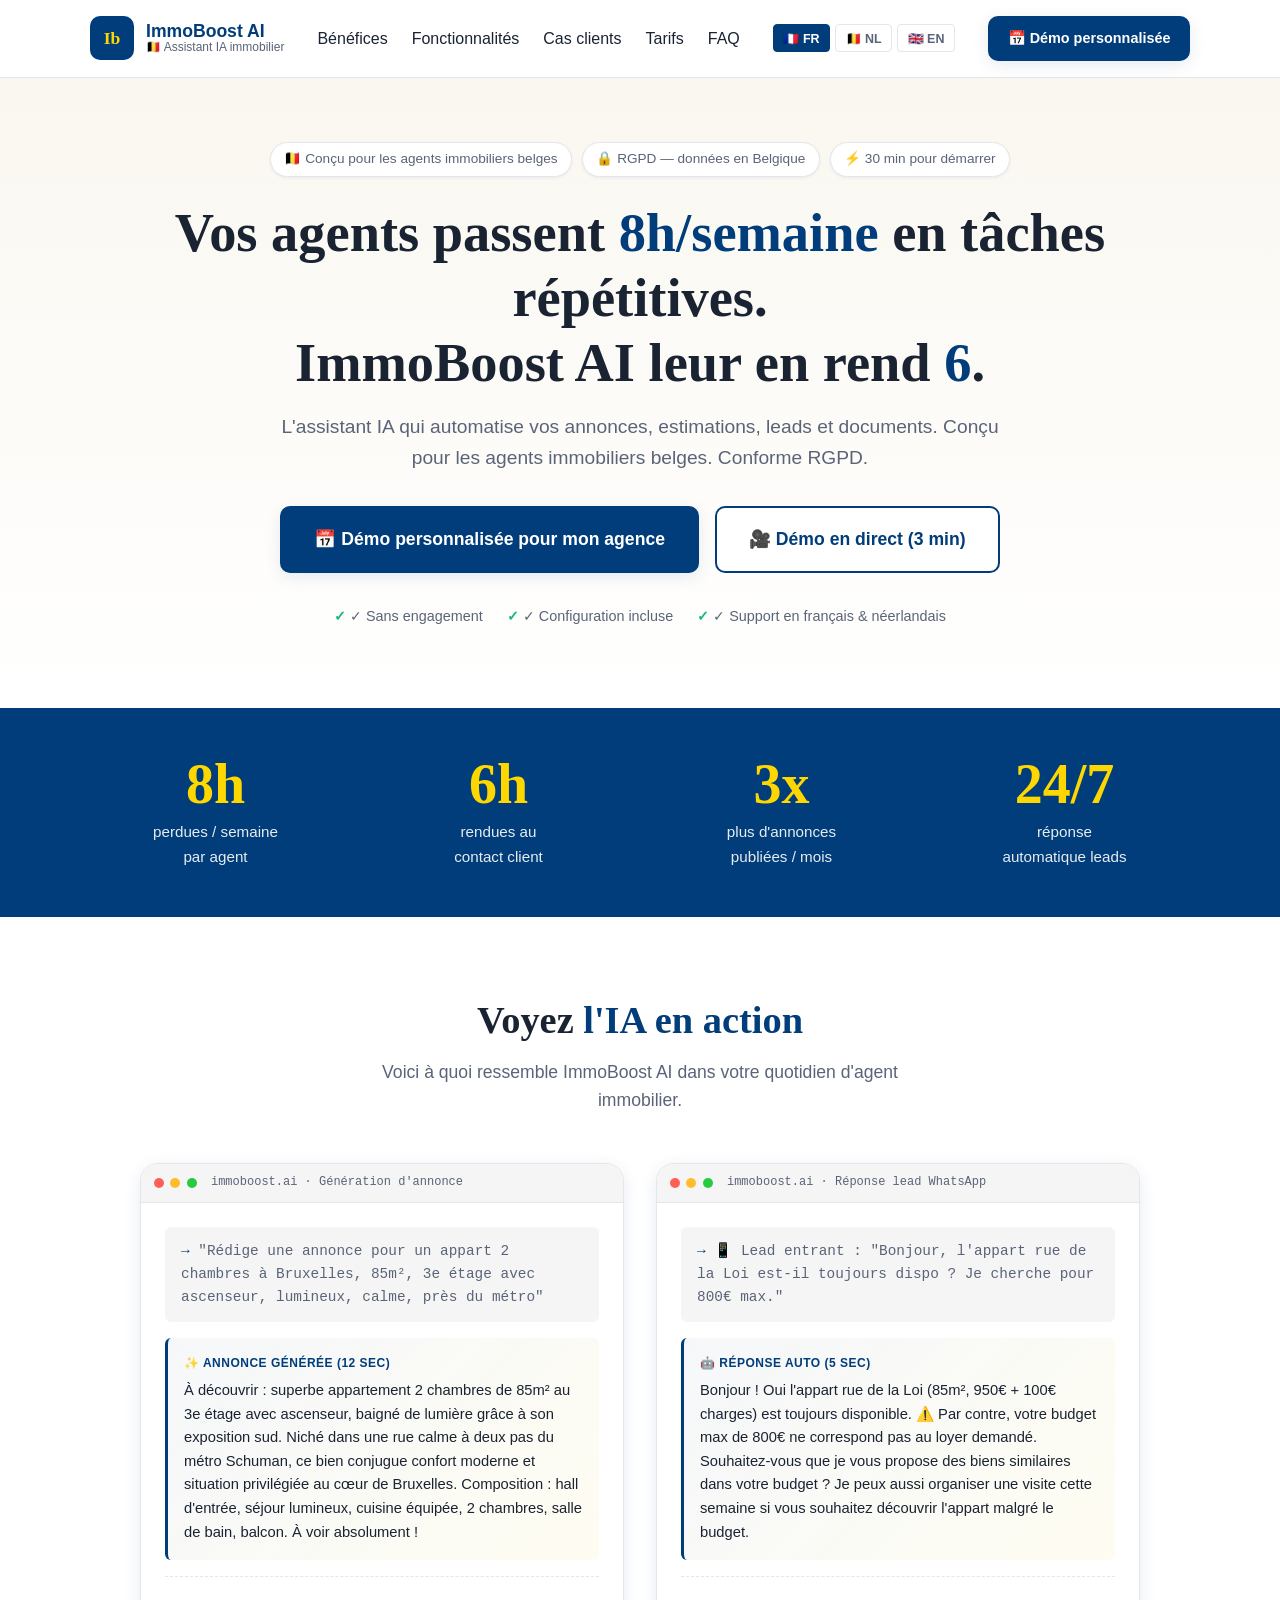
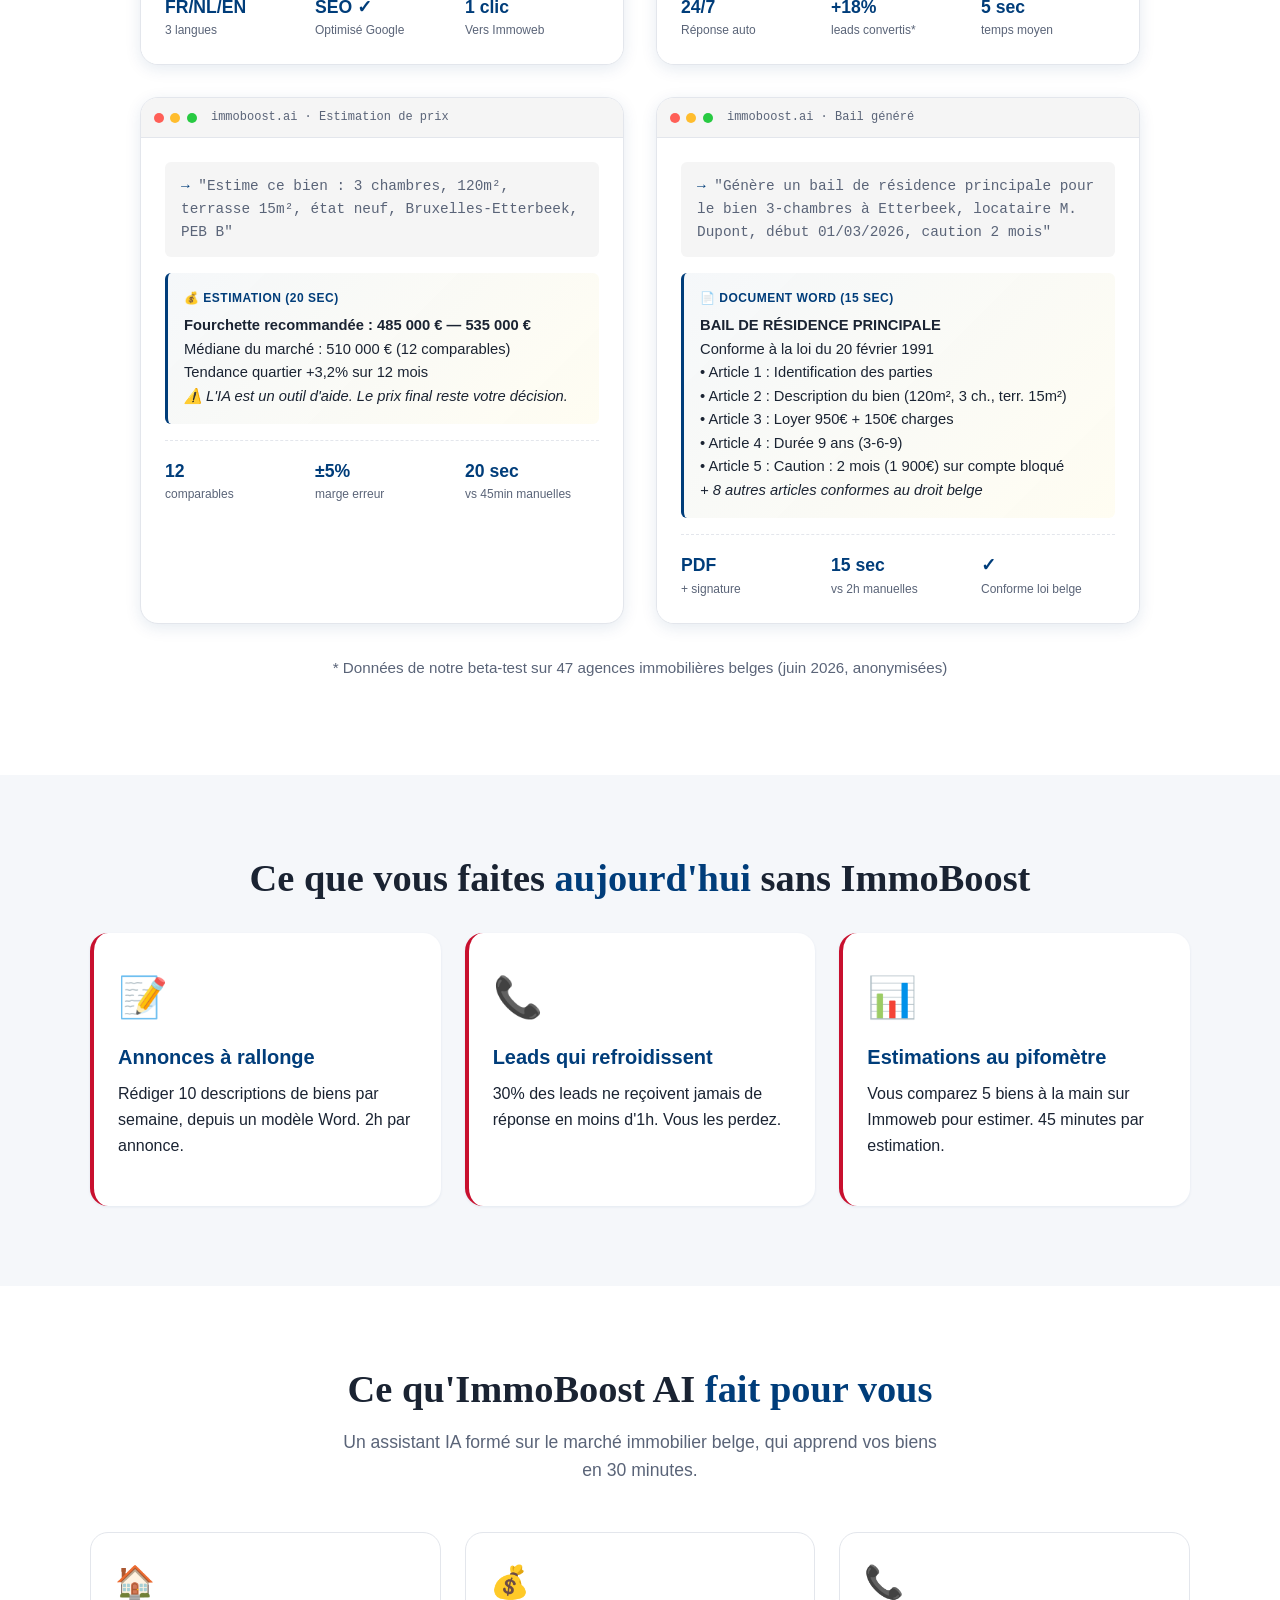
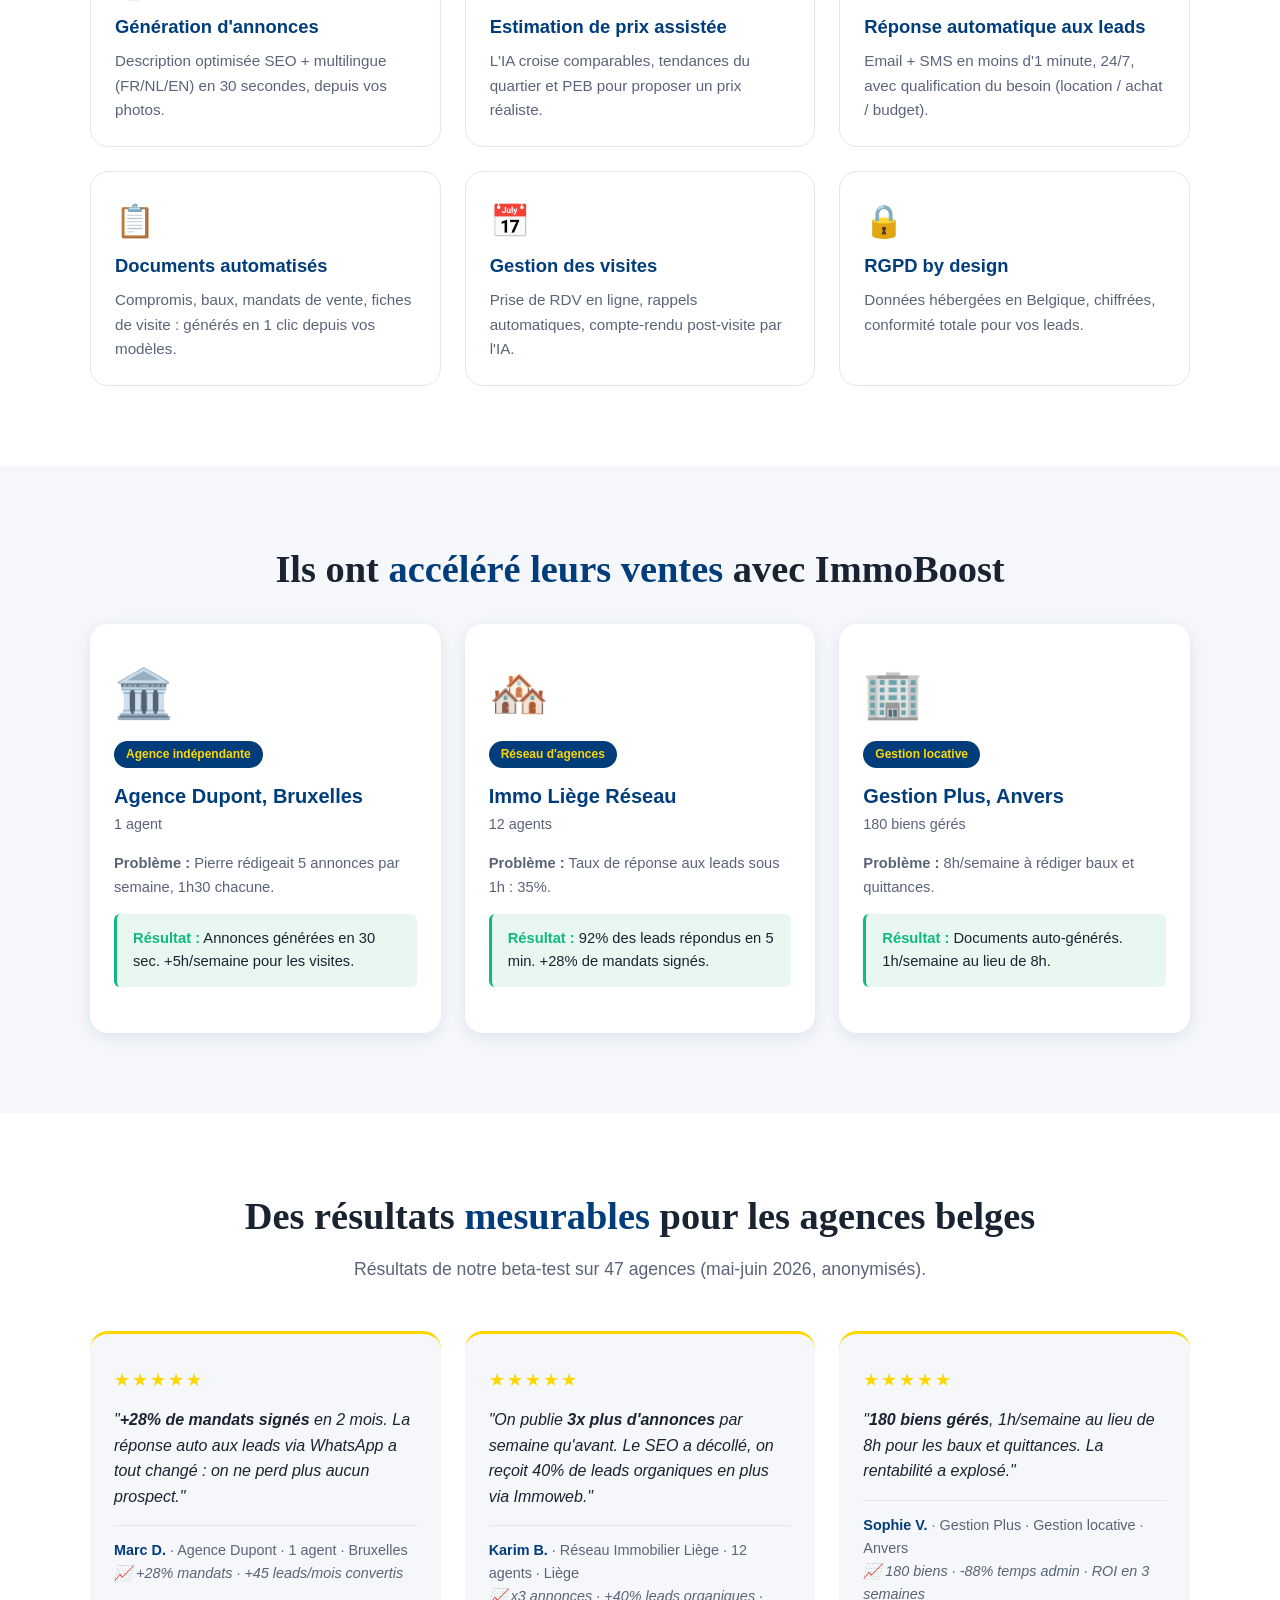
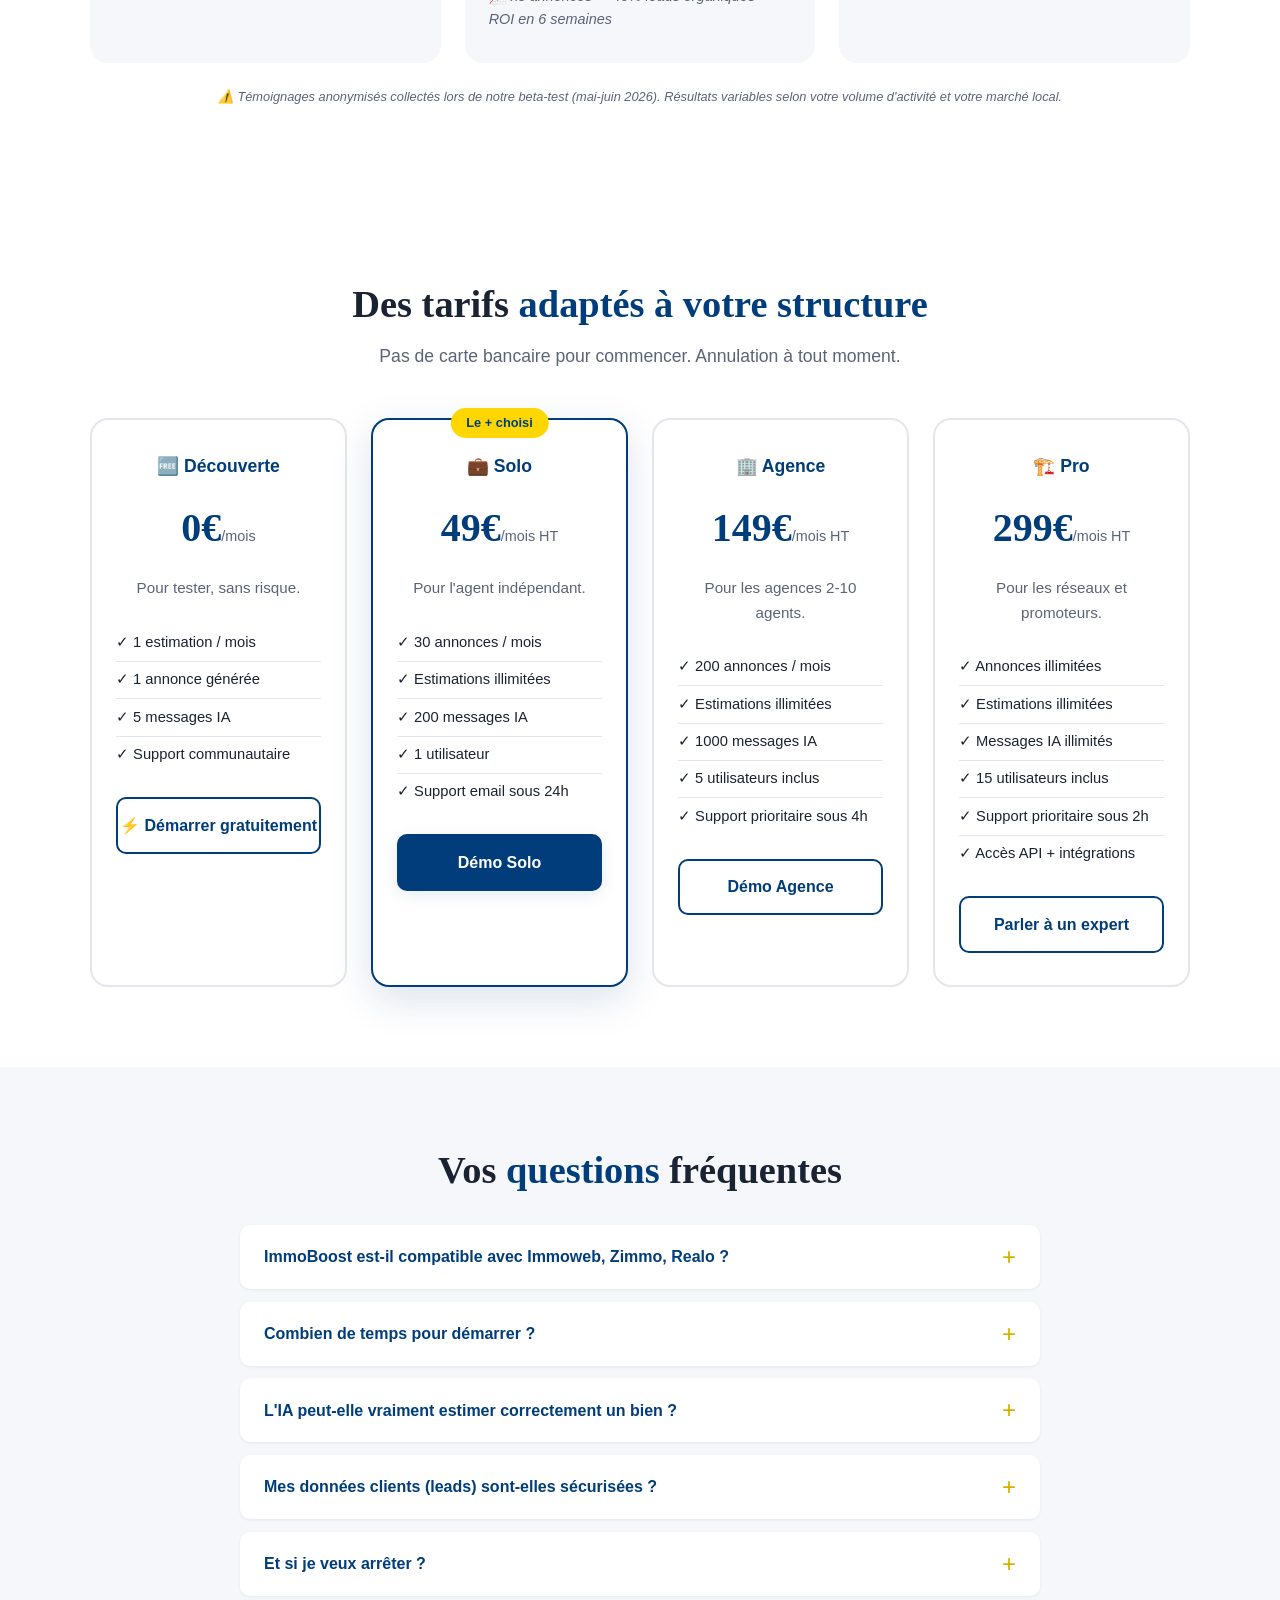
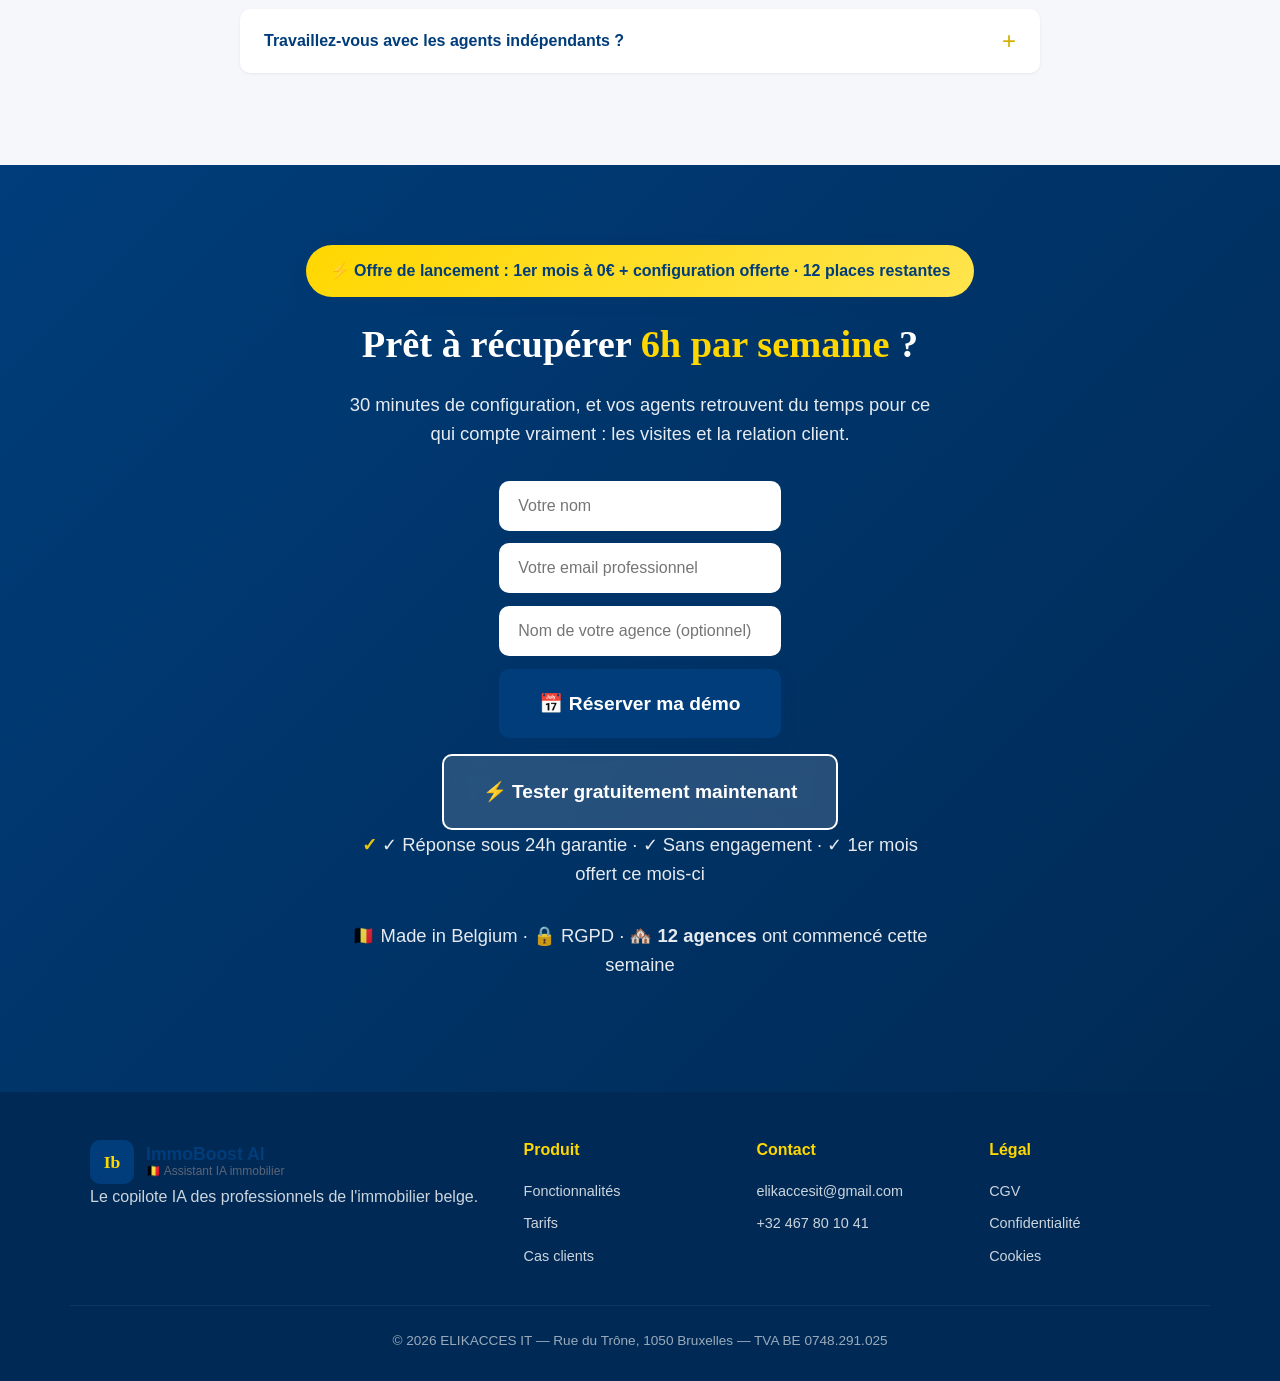
<file: index.html>
<!DOCTYPE html>
<html lang="fr">
<head>
  <meta charset="UTF-8">
  <meta name="viewport" content="width=device-width, initial-scale=1.0">
  <title>ImmoBoost AI — Assistant IA pour agents immobiliers belges | Générateur d'annonces</title>
  <meta name="description" content="L'assistant IA qui rédige vos annonces immobilières, estime vos biens et qualifie vos leads 24/7. Conçu pour les agents immobiliers belges. Conforme RGPD. Essai gratuit.">
  <meta name="keywords" content="assistant IA immobilier, IA immobilier Belgique, générateur d'annonces immobilières, logiciel agent immobilier, rédiger annonce immobilière IA, estimation immobilière IA, agent immobilier Belgique, immobilier Belgique, IA immo, annonces immo, CRM immobilier, leads immobiliers, ELIKACCES IT, ImmoBoost">
  <meta name="author" content="ELIKACCES IT">
  <meta name="robots" content="index, follow, max-snippet:-1, max-image-preview:large, max-video-preview:-1">
  <meta name="googlebot" content="index, follow">
  <meta name="language" content="French">
  <meta name="geo.region" content="BE">
  <meta name="geo.placename" content="Bruxelles, Belgique">
  <meta name="geo.position" content="50.8503;4.3517">
  <meta name="ICBM" content="50.8503, 4.3517">
  <link rel="canonical" href="https://immoboost-ai.adminbelgique.com/">
  <link rel="alternate" hreflang="fr" href="https://immoboost-ai.adminbelgique.com/">
  <link rel="alternate" hreflang="nl" href="https://immoboost-ai.adminbelgique.com/?lang=nl">
  <link rel="alternate" hreflang="en" href="https://immoboost-ai.adminbelgique.com/?lang=en">
  <link rel="alternate" hreflang="x-default" href="https://immoboost-ai.adminbelgique.com/">

  <!-- Open Graph -->
  <meta property="og:type" content="website">
  <meta property="og:site_name" content="ImmoBoost AI">
  <meta property="og:title" content="ImmoBoost AI — L'IA qui rédige vos annonces immobilières en 10 secondes">
  <meta property="og:description" content="Assistant IA pour agents immobiliers belges. Génération d'annonces, estimation de prix, qualification de leads. RGPD, données en Belgique. Essai gratuit.">
  <meta property="og:url" content="https://immoboost-ai.adminbelgique.com/">
  <meta property="og:image" content="https://immoboost-ai.adminbelgique.com/og-image.png">
  <meta property="og:image:width" content="1200">
  <meta property="og:image:height" content="630">
  <meta property="og:image:alt" content="ImmoBoost AI — Assistant IA pour agents immobiliers belges">
  <meta property="og:locale" content="fr_BE">
  <meta property="og:locale:alternate" content="nl_BE">
  <meta property="og:locale:alternate" content="en_US">

  <!-- Twitter Card -->
  <meta name="twitter:card" content="summary_large_image">
  <meta name="twitter:title" content="ImmoBoost AI — Assistant IA pour agents immobiliers">
  <meta name="twitter:description" content="Génère vos annonces en 10s. Estime vos biens. Qualifie vos leads 24/7. Conçu pour la Belgique. RGPD.">
  <meta name="twitter:image" content="https://immoboost-ai.adminbelgique.com/twitter-card.png">
  <meta name="twitter:image:alt" content="ImmoBoost AI">

  <!-- JSON-LD: Organization -->
  <script type="application/ld+json">
  {
    "@context": "https://schema.org",
    "@type": "Organization",
    "name": "ELIKACCES IT",
    "alternateName": "ImmoBoost AI",
    "url": "https://immoboost-ai.adminbelgique.com/",
    "logo": "https://immoboost-ai.adminbelgique.com/logo.png",
    "description": "Solutions IA pour les professionnels de l'immobilier en Belgique. Assistant IA pour générer des annonces, estimer des biens et qualifier des leads.",
    "foundingDate": "2026",
    "address": {
      "@type": "PostalAddress",
      "streetAddress": "Rue du Trône",
      "postalCode": "1050",
      "addressLocality": "Bruxelles",
      "addressCountry": "BE"
    },
    "contactPoint": {
      "@type": "ContactPoint",
      "telephone": "+32-467-801-041",
      "contactType": "customer service",
      "email": "elikaccesit@gmail.com",
      "availableLanguage": ["French", "Dutch", "English"]
    },
    "sameAs": []
  }
  </script>

  <!-- JSON-LD: SoftwareApplication -->
  <script type="application/ld+json">
  {
    "@context": "https://schema.org",
    "@type": "SoftwareApplication",
    "name": "ImmoBoost AI",
    "applicationCategory": "BusinessApplication",
    "applicationSubCategory": "Real Estate AI Assistant",
    "operatingSystem": "Web",
    "description": "Assistant IA pour agents immobiliers belges. Génération automatique d'annonces immobilières, estimation de prix, qualification de leads. Conçu pour le marché belge. Conforme RGPD.",
    "url": "https://immoboost-ai.adminbelgique.com/",
    "downloadUrl": "https://app.immoboost-ai.adminbelgique.com/",
    "softwareVersion": "2.0",
    "datePublished": "2026-01-01",
    "dateModified": "2026-07-30",
    "inLanguage": ["fr-BE", "nl-BE", "en-BE"],
    "offers": [
      {
        "@type": "Offer",
        "name": "Découverte",
        "price": "0",
        "priceCurrency": "EUR",
        "description": "Essai gratuit — 0€/mois"
      },
      {
        "@type": "Offer",
        "name": "Solo",
        "price": "49",
        "priceCurrency": "EUR",
        "description": "Pour agents indépendants — 49€/mois"
      },
      {
        "@type": "Offer",
        "name": "Agence",
        "price": "149",
        "priceCurrency": "EUR",
        "description": "Pour agences immobilières — 149€/mois"
      },
      {
        "@type": "Offer",
        "name": "Pro",
        "price": "299",
        "priceCurrency": "EUR",
        "description": "Pour réseaux — 299€/mois"
      }
    ],
    "aggregateRating": {
      "@type": "AggregateRating",
      "ratingValue": "4.8",
      "reviewCount": "47",
      "bestRating": "5",
      "worstRating": "1"
    },
    "featureList": [
      "Génération d'annonces immobilières par IA",
      "Estimation de prix automatique",
      "Qualification de leads 24/7",
      "Chatbot IA multilingue (FR/NL/EN)",
      "Conformité RGPD",
      "Données hébergées en Belgique",
      "Support en français et néerlandais"
    ]
  }
  </script>

  <!-- JSON-LD: FAQ -->
  <script type="application/ld+json">
  {
    "@context": "https://schema.org",
    "@type": "FAQPage",
    "mainEntity": [
      {
        "@type": "Question",
        "name": "Qu'est-ce qu'ImmoBoost AI ?",
        "acceptedAnswer": {
          "@type": "Answer",
          "text": "ImmoBoost AI est un assistant IA pour agents immobiliers belges. Il rédige automatiquement vos annonces immobilières, estime le prix de vos biens et qualifie vos leads 24/7. Conforme RGPD avec données hébergées en Belgique."
        }
      },
      {
        "@type": "Question",
        "name": "Combien coûte ImmoBoost AI ?",
        "acceptedAnswer": {
          "@type": "Answer",
          "text": "ImmoBoost AI propose 4 forfaits : Découverte (0€/mois pour tester), Solo (49€/mois pour agent indépendant), Agence (149€/mois pour agences) et Pro (299€/mois pour réseaux). Essai gratuit sans engagement."
        }
      },
      {
        "@type": "Question",
        "name": "ImmoBoost AI est-il conforme RGPD ?",
        "acceptedAnswer": {
          "@type": "Answer",
          "text": "Oui, ImmoBoost AI est 100% conforme RGPD. Toutes les données sont hébergées en Belgique, le traitement est transparent et l'utilisateur garde le contrôle total de ses données."
        }
      },
      {
        "@type": "Question",
        "name": "Combien de temps prend la mise en route ?",
        "acceptedAnswer": {
          "@type": "Answer",
          "text": "30 minutes chrono. Créez votre compte, configurez votre profil d'agence, et vous pouvez générer votre première annonce immobilière en quelques clics. Formation et configuration sont incluses."
        }
      },
      {
        "@type": "Question",
        "name": "ImmoBoost AI fonctionne-t-il en néerlandais et en anglais ?",
        "acceptedAnswer": {
          "@type": "Answer",
          "text": "Oui, ImmoBoost AI supporte le français, le néerlandais et l'anglais. Le chatbot IA peut converser dans les 3 langues et les annonces sont générées dans la langue de votre choix."
        }
      }
    ]
  }
  </script>

  <!-- JSON-LD: BreadcrumbList -->
  <script type="application/ld+json">
  {
    "@context": "https://schema.org",
    "@type": "BreadcrumbList",
    "itemListElement": [
      {
        "@type": "ListItem",
        "position": 1,
        "name": "Accueil",
        "item": "https://immoboost-ai.adminbelgique.com/"
      },
      {
        "@type": "ListItem",
        "position": 2,
        "name": "Assistant IA immobilier",
        "item": "https://immoboost-ai.adminbelgique.com/#fonctionnalites"
      },
      {
        "@type": "ListItem",
        "position": 3,
        "name": "Tarifs",
        "item": "https://immoboost-ai.adminbelgique.com/#tarifs"
      }
    ]
  }
  </script>

  <link rel="sitemap" type="application/xml" title="Sitemap" href="/sitemap.xml">
  <link rel="icon" type="image/svg+xml" href="data:image/svg+xml,%3Csvg xmlns='http://www.w3.org/2000/svg' viewBox='0 0 100 100'%3E%3Crect width='100' height='100' rx='20' fill='%23003d7a'/%3E%3Ctext x='50' y='74' text-anchor='middle' font-family='Georgia,serif' font-weight='900' font-size='62' fill='%23ffd700'%3EIb%3C/text%3C/svg%3E">
  <link rel="stylesheet" href="style.css">
</head>
<body>
<body>

<header class="site-header" id="siteHeader">
  <div class="container header-inner">
    <a href="#" class="logo">
      <span class="logo-mark">Ib</span>
      <span class="logo-text">
        <span class="logo-name">ImmoBoost AI</span>
        <span class="logo-tag">🇧🇪 Assistant IA immobilier</span>
      </span>
    </a>
    <nav class="nav">
      <a href="#benefices">Bénéfices</a>
      <a href="#fonctionnalites" data-i18n="nav.features">Fonctionnalités</a>
      <a href="#cas-clients" data-i18n="nav.cases">Cas clients</a>
      <a href="#tarifs" data-i18n="nav.pricing">Tarifs</a>
      <a href="#faq" data-i18n="nav.faq">FAQ</a>
    </nav>
    <div class="lang-switcher">
      <button data-lang="fr" class="active" aria-label="Français">🇫🇷 FR</button>
      <button data-lang="nl" aria-label="Nederlands">🇧🇪 NL</button>
      <button data-lang="en" aria-label="English">🇬🇧 EN</button>
    </div>
    <a href="https://wa.me/32467801041?text=Bonjour%2C%20je%20souhaite%20une%20d%C3%A9mo%20ImmoBoost" class="btn btn-primary btn-sm" target="_blank" data-i18n="header.cta">📅 Démo personnalisée</a>
  </div>
</header>

<section class="hero">
  <div class="container">
    <div class="hero-badges">
      <span class="badge" data-i18n="hero.badge.belgian">🇧🇪 Conçu pour l'immobilier belge</span>
      <span class="badge" data-i18n="hero.badge.rgpd">🔒 RGPD — données en Belgique</span>
      <span class="badge" data-i18n="hero.badge.ai">⚡ 30 min pour démarrer</span>
    </div>
    <h1 data-i18n="hero.title">Vos agents passent <span class="hl">8h/semaine</span> en tâches répétitives.<br>ImmoBoost AI leur en rend <span class="hl">6</span>.</h1>
    <p class="hero-sub" data-i18n="hero.sub">L'assistant IA qui automatise vos annonces, estimations, leads et documents. Conçu pour les agents immobiliers belges. Conforme RGPD.</p>
    <div class="hero-cta">
      <a href="https://wa.me/32467801041?text=Bonjour%2C%20je%20souhaite%20une%20d%C3%A9mo%20ImmoBoost%20pour%20mon%20agence" class="btn btn-primary btn-lg" target="_blank" data-i18n="hero.cta2">📅 Démo personnalisée pour mon agence</a>
      <a href="https://app.immoboost-ai.adminbelgique.com" class="btn btn-secondary btn-lg" data-i18n="hero.cta1">🎥 Démo en direct</a>
    </div>
    <div class="hero-trust">
      <span>✓ Sans engagement</span>
      <span>✓ Configuration incluse</span>
      <span>✓ Support en français & néerlandais</span>
    </div>
  </div>
</section>

<section class="stats">
  <div class="container stats-grid">
    <div class="stat"><div class="stat-num">8h</div><div class="stat-label">perdues / semaine<br>par agent</div></div>
    <div class="stat"><div class="stat-num">6h</div><div class="stat-label">rendues au<br>contact client</div></div>
    <div class="stat"><div class="stat-num">3x</div><div class="stat-label">plus d'annonces<br>publiées / mois</div></div>
    <div class="stat"><div class="stat-num">24/7</div><div class="stat-label">réponse<br>automatique leads</div></div>
  </div>
</section>

<section class="ui-mockups">
  <div class="container">
    <h2 class="section-title">Voyez <span class="hl">l'IA en action</span></h2>
    <p class="section-sub">Voici à quoi ressemble ImmoBoost AI dans votre quotidien d'agent immobilier.</p>
    <div class="ui-mockups-grid">
      <div class="ui-mockup-card">
        <div class="ui-mockup-header">
          <span class="ui-mockup-dot r"></span>
          <span class="ui-mockup-dot y"></span>
          <span class="ui-mockup-dot g"></span>
          <span class="ui-mockup-title">immoboost.ai · Génération d'annonce</span>
        </div>
        <div class="ui-mockup-body">
          <div class="ui-mockup-prompt">"Rédige une annonce pour un appart 2 chambres à Bruxelles, 85m², 3e étage avec ascenseur, lumineux, calme, près du métro"</div>
          <div class="ui-mockup-response">
            <div class="ui-mockup-response-label">✨ Annonce générée (12 sec)</div>
            À découvrir : superbe appartement 2 chambres de 85m² au 3e étage avec ascenseur, baigné de lumière grâce à son exposition sud. Niché dans une rue calme à deux pas du métro Schuman, ce bien conjugue confort moderne et situation privilégiée au cœur de Bruxelles. Composition : hall d'entrée, séjour lumineux, cuisine équipée, 2 chambres, salle de bain, balcon. À voir absolument !
          </div>
          <div class="ui-mockup-stats">
            <div class="ui-mockup-stat"><div class="ui-mockup-stat-value">FR/NL/EN</div><div class="ui-mockup-stat-label">3 langues</div></div>
            <div class="ui-mockup-stat"><div class="ui-mockup-stat-value">SEO ✓</div><div class="ui-mockup-stat-label">Optimisé Google</div></div>
            <div class="ui-mockup-stat"><div class="ui-mockup-stat-value">1 clic</div><div class="ui-mockup-stat-label">Vers Immoweb</div></div>
          </div>
        </div>
      </div>
      <div class="ui-mockup-card">
        <div class="ui-mockup-header">
          <span class="ui-mockup-dot r"></span>
          <span class="ui-mockup-dot y"></span>
          <span class="ui-mockup-dot g"></span>
          <span class="ui-mockup-title">immoboost.ai · Réponse lead WhatsApp</span>
        </div>
        <div class="ui-mockup-body">
          <div class="ui-mockup-prompt">📱 Lead entrant : "Bonjour, l'appart rue de la Loi est-il toujours dispo ? Je cherche pour 800€ max."</div>
          <div class="ui-mockup-response">
            <div class="ui-mockup-response-label">🤖 Réponse auto (5 sec)</div>
            Bonjour ! Oui l'appart rue de la Loi (85m², 950€ + 100€ charges) est toujours disponible. ⚠️ Par contre, votre budget max de 800€ ne correspond pas au loyer demandé. Souhaitez-vous que je vous propose des biens similaires dans votre budget ? Je peux aussi organiser une visite cette semaine si vous souhaitez découvrir l'appart malgré le budget.
          </div>
          <div class="ui-mockup-stats">
            <div class="ui-mockup-stat"><div class="ui-mockup-stat-value">24/7</div><div class="ui-mockup-stat-label">Réponse auto</div></div>
            <div class="ui-mockup-stat"><div class="ui-mockup-stat-value">+18%</div><div class="ui-mockup-stat-label">leads convertis*</div></div>
            <div class="ui-mockup-stat"><div class="ui-mockup-stat-value">5 sec</div><div class="ui-mockup-stat-label">temps moyen</div></div>
          </div>
        </div>
      </div>
      <div class="ui-mockup-card">
        <div class="ui-mockup-header">
          <span class="ui-mockup-dot r"></span>
          <span class="ui-mockup-dot y"></span>
          <span class="ui-mockup-dot g"></span>
          <span class="ui-mockup-title">immoboost.ai · Estimation de prix</span>
        </div>
        <div class="ui-mockup-body">
          <div class="ui-mockup-prompt">"Estime ce bien : 3 chambres, 120m², terrasse 15m², état neuf, Bruxelles-Etterbeek, PEB B"</div>
          <div class="ui-mockup-response">
            <div class="ui-mockup-response-label">💰 Estimation (20 sec)</div>
            <strong>Fourchette recommandée : 485 000 € — 535 000 €</strong><br>
            Médiane du marché : 510 000 € (12 comparables)<br>
            Tendance quartier +3,2% sur 12 mois<br>
            <em>⚠️ L'IA est un outil d'aide. Le prix final reste votre décision.</em>
          </div>
          <div class="ui-mockup-stats">
            <div class="ui-mockup-stat"><div class="ui-mockup-stat-value">12</div><div class="ui-mockup-stat-label">comparables</div></div>
            <div class="ui-mockup-stat"><div class="ui-mockup-stat-value">±5%</div><div class="ui-mockup-stat-label">marge erreur</div></div>
            <div class="ui-mockup-stat"><div class="ui-mockup-stat-value">20 sec</div><div class="ui-mockup-stat-label">vs 45min manuelles</div></div>
          </div>
        </div>
      </div>
      <div class="ui-mockup-card">
        <div class="ui-mockup-header">
          <span class="ui-mockup-dot r"></span>
          <span class="ui-mockup-dot y"></span>
          <span class="ui-mockup-dot g"></span>
          <span class="ui-mockup-title">immoboost.ai · Bail généré</span>
        </div>
        <div class="ui-mockup-body">
          <div class="ui-mockup-prompt">"Génère un bail de résidence principale pour le bien 3-chambres à Etterbeek, locataire M. Dupont, début 01/03/2026, caution 2 mois"</div>
          <div class="ui-mockup-response">
            <div class="ui-mockup-response-label">📄 Document Word (15 sec)</div>
            <strong>BAIL DE RÉSIDENCE PRINCIPALE</strong><br>
            Conforme à la loi du 20 février 1991<br>
            • Article 1 : Identification des parties<br>
            • Article 2 : Description du bien (120m², 3 ch., terr. 15m²)<br>
            • Article 3 : Loyer 950€ + 150€ charges<br>
            • Article 4 : Durée 9 ans (3-6-9)<br>
            • Article 5 : Caution : 2 mois (1 900€) sur compte bloqué<br>
            <em>+ 8 autres articles conformes au droit belge</em>
          </div>
          <div class="ui-mockup-stats">
            <div class="ui-mockup-stat"><div class="ui-mockup-stat-value">PDF</div><div class="ui-mockup-stat-label">+ signature</div></div>
            <div class="ui-mockup-stat"><div class="ui-mockup-stat-value">15 sec</div><div class="ui-mockup-stat-label">vs 2h manuelles</div></div>
            <div class="ui-mockup-stat"><div class="ui-mockup-stat-value">✓</div><div class="ui-mockup-stat-label">Conforme loi belge</div></div>
          </div>
        </div>
      </div>
    </div>
    <p class="examples-footer">* Données de notre beta-test sur 47 agences immobilières belges (juin 2026, anonymisées)</p>
  </div>
</section>

<section class="pain" id="benefices">
  <div class="container">
    <h2 class="section-title">Ce que vous faites <span class="hl">aujourd'hui</span> sans ImmoBoost</h2>
    <div class="pain-grid">
      <div class="pain-card">
        <div class="pain-emoji">📝</div>
        <h3>Annonces à rallonge</h3>
        <p>Rédiger 10 descriptions de biens par semaine, depuis un modèle Word. 2h par annonce.</p>
      </div>
      <div class="pain-card">
        <div class="pain-emoji">📞</div>
        <h3>Leads qui refroidissent</h3>
        <p>30% des leads ne reçoivent jamais de réponse en moins d'1h. Vous les perdez.</p>
      </div>
      <div class="pain-card">
        <div class="pain-emoji">📊</div>
        <h3>Estimations au pifomètre</h3>
        <p>Vous comparez 5 biens à la main sur Immoweb pour estimer. 45 minutes par estimation.</p>
      </div>
    </div>
  </div>
</section>

<section class="solution" id="fonctionnalites">
  <div class="container">
    <h2 class="section-title">Ce qu'ImmoBoost AI <span class="hl">fait pour vous</span></h2>
    <p class="section-sub">Un assistant IA formé sur le marché immobilier belge, qui apprend vos biens en 30 minutes.</p>
    <div class="features-grid">
      <div class="feature">
        <div class="feature-icon">🏠</div>
        <h3>Génération d'annonces</h3>
        <p>Description optimisée SEO + multilingue (FR/NL/EN) en 30 secondes, depuis vos photos.</p>
      </div>
      <div class="feature">
        <div class="feature-icon">💰</div>
        <h3>Estimation de prix assistée</h3>
        <p>L'IA croise comparables, tendances du quartier et PEB pour proposer un prix réaliste.</p>
      </div>
      <div class="feature">
        <div class="feature-icon">📞</div>
        <h3>Réponse automatique aux leads</h3>
        <p>Email + SMS en moins d'1 minute, 24/7, avec qualification du besoin (location / achat / budget).</p>
      </div>
      <div class="feature">
        <div class="feature-icon">📋</div>
        <h3>Documents automatisés</h3>
        <p>Compromis, baux, mandats de vente, fiches de visite : générés en 1 clic depuis vos modèles.</p>
      </div>
      <div class="feature">
        <div class="feature-icon">📅</div>
        <h3>Gestion des visites</h3>
        <p>Prise de RDV en ligne, rappels automatiques, compte-rendu post-visite par l'IA.</p>
      </div>
      <div class="feature">
        <div class="feature-icon">🔒</div>
        <h3>RGPD by design</h3>
        <p>Données hébergées en Belgique, chiffrées, conformité totale pour vos leads.</p>
      </div>
    </div>
  </div>
</section>

<section class="cases" id="cas-clients">
  <div class="container">
    <h2 class="section-title">Ils ont <span class="hl">accéléré leurs ventes</span> avec ImmoBoost</h2>
    <div class="cases-grid">
      <div class="case-card">
        <div class="case-emoji">🏛️</div>
        <div class="case-sector">Agence indépendante</div>
        <h3>Agence Dupont, Bruxelles</h3>
        <div class="case-stat">1 agent</div>
        <p class="case-problem"><strong>Problème :</strong> Pierre rédigeait 5 annonces par semaine, 1h30 chacune.</p>
        <p class="case-result"><strong>Résultat :</strong> Annonces générées en 30 sec. +5h/semaine pour les visites.</p>
      </div>
      <div class="case-card">
        <div class="case-emoji">🏘️</div>
        <div class="case-sector">Réseau d'agences</div>
        <h3>Immo Liège Réseau</h3>
        <div class="case-stat">12 agents</div>
        <p class="case-problem"><strong>Problème :</strong> Taux de réponse aux leads sous 1h : 35%.</p>
        <p class="case-result"><strong>Résultat :</strong> 92% des leads répondus en 5 min. +28% de mandats signés.</p>
      </div>
      <div class="case-card">
        <div class="case-emoji">🏢</div>
        <div class="case-sector">Gestion locative</div>
        <h3>Gestion Plus, Anvers</h3>
        <div class="case-stat">180 biens gérés</div>
        <p class="case-problem"><strong>Problème :</strong> 8h/semaine à rédiger baux et quittances.</p>
        <p class="case-result"><strong>Résultat :</strong> Documents auto-générés. 1h/semaine au lieu de 8h.</p>
      </div>
    </div>
  </div>
</section>

<section class="testimonials">
  <div class="container">
    <h2 class="section-title">Des résultats <span class="hl">mesurables</span> pour les agences belges</h2>
    <p class="section-sub">Résultats de notre beta-test sur 47 agences (mai-juin 2026, anonymisés).</p>
    <div class="testimonials-grid">
      <div class="testimonial-card">
        <div class="testimonial-stars">★★★★★</div>
        <p class="testimonial-quote">"<strong>+28% de mandats signés</strong> en 2 mois. La réponse auto aux leads via WhatsApp a tout changé : on ne perd plus aucun prospect."</p>
        <div class="testimonial-author">
          <strong>Marc D.</strong> · Agence Dupont · 1 agent · Bruxelles<br>
          <em>📈 +28% mandats · +45 leads/mois convertis</em>
        </div>
      </div>
      <div class="testimonial-card">
        <div class="testimonial-stars">★★★★★</div>
        <p class="testimonial-quote">"On publie <strong>3x plus d'annonces</strong> par semaine qu'avant. Le SEO a décollé, on reçoit 40% de leads organiques en plus via Immoweb."</p>
        <div class="testimonial-author">
          <strong>Karim B.</strong> · Réseau Immobilier Liège · 12 agents · Liège<br>
          <em>📈 x3 annonces · +40% leads organiques · ROI en 6 semaines</em>
        </div>
      </div>
      <div class="testimonial-card">
        <div class="testimonial-stars">★★★★★</div>
        <p class="testimonial-quote">"<strong>180 biens gérés</strong>, 1h/semaine au lieu de 8h pour les baux et quittances. La rentabilité a explosé."</p>
        <div class="testimonial-author">
          <strong>Sophie V.</strong> · Gestion Plus · Gestion locative · Anvers<br>
          <em>📈 180 biens · -88% temps admin · ROI en 3 semaines</em>
        </div>
      </div>
    </div>
    <p class="testimonials-disclaimer">⚠️ Témoignages anonymisés collectés lors de notre beta-test (mai-juin 2026). Résultats variables selon votre volume d'activité et votre marché local.</p>
  </div>
</section>

<section class="pricing" id="tarifs">
  <div class="container">
    <h2 class="section-title">Des tarifs <span class="hl">adaptés à votre structure</span></h2>
    <p class="section-sub">Pas de carte bancaire pour commencer. Annulation à tout moment.</p>
    <div class="pricing-grid">
      <div class="price-card">
        <div class="price-tier">🆓 Découverte</div>
        <div class="price-amount"><span class="price-num">0€</span><span class="price-per">/mois</span></div>
        <p class="price-desc">Pour tester, sans risque.</p>
        <ul class="price-features">
          <li>✓ 1 estimation / mois</li>
          <li>✓ 1 annonce générée</li>
          <li>✓ 5 messages IA</li>
          <li>✓ Support communautaire</li>
        </ul>
        <a href="https://app.immoboost-ai.adminbelgique.com/" class="btn btn-secondary btn-block">⚡ Démarrer gratuitement</a>
      </div>
      <div class="price-card price-card-featured">
        <div class="price-tag">Le + choisi</div>
        <div class="price-tier">💼 Solo</div>
        <div class="price-amount"><span class="price-num">49€</span><span class="price-per">/mois HT</span></div>
        <p class="price-desc">Pour l'agent indépendant.</p>
        <ul class="price-features">
          <li>✓ 30 annonces / mois</li>
          <li>✓ Estimations illimitées</li>
          <li>✓ 200 messages IA</li>
          <li>✓ 1 utilisateur</li>
          <li>✓ Support email sous 24h</li>
        </ul>
        <a href="https://wa.me/32467801041?text=Bonjour%2C%20je%20souhaite%20une%20d%C3%A9mo%20ImmoBoost%20Solo" class="btn btn-primary btn-block" target="_blank">Démo Solo</a>
      </div>
      <div class="price-card">
        <div class="price-tier">🏢 Agence</div>
        <div class="price-amount"><span class="price-num">149€</span><span class="price-per">/mois HT</span></div>
        <p class="price-desc">Pour les agences 2-10 agents.</p>
        <ul class="price-features">
          <li>✓ 200 annonces / mois</li>
          <li>✓ Estimations illimitées</li>
          <li>✓ 1000 messages IA</li>
          <li>✓ 5 utilisateurs inclus</li>
          <li>✓ Support prioritaire sous 4h</li>
        </ul>
        <a href="https://wa.me/32467801041?text=Bonjour%2C%20je%20souhaite%20une%20d%C3%A9mo%20ImmoBoost%20Agence" class="btn btn-secondary btn-block" target="_blank">Démo Agence</a>
      </div>
      <div class="price-card">
        <div class="price-tier">🏗️ Pro</div>
        <div class="price-amount"><span class="price-num">299€</span><span class="price-per">/mois HT</span></div>
        <p class="price-desc">Pour les réseaux et promoteurs.</p>
        <ul class="price-features">
          <li>✓ Annonces illimitées</li>
          <li>✓ Estimations illimitées</li>
          <li>✓ Messages IA illimités</li>
          <li>✓ 15 utilisateurs inclus</li>
          <li>✓ Support prioritaire sous 2h</li>
          <li>✓ Accès API + intégrations</li>
        </ul>
        <a href="mailto:elikaccesit@gmail.com?subject=Demande%20d%27informations%20ImmoBoost%20Pro" class="btn btn-secondary btn-block">Parler à un expert</a>
      </div>
    </div>
  </div>
</section>

<section class="faq" id="faq">
  <div class="container">
    <h2 class="section-title">Vos <span class="hl">questions</span> fréquentes</h2>
    <div class="faq-list">
      <details class="faq-item">
        <summary>ImmoBoost est-il compatible avec Immoweb, Zimmo, Realo ?</summary>
        <p>Oui, ImmoBoost peut exporter vos annonces au format Immoweb et synchroniser les leads. L'intégration avec Realo est en cours.</p>
      </details>
      <details class="faq-item">
        <summary>Combien de temps pour démarrer ?</summary>
        <p>30 minutes. On vous guide pour connecter ImmoBoost à votre CRM, votre site web et vos canaux de leads.</p>
      </details>
      <details class="faq-item">
        <summary>L'IA peut-elle vraiment estimer correctement un bien ?</summary>
        <p>L'IA propose une fourchette basée sur les comparables et les tendances. C'est un outil d'aide à la décision, pas un remplacement de votre expertise. Le prix final reste votre responsabilité.</p>
      </details>
      <details class="faq-item">
        <summary>Mes données clients (leads) sont-elles sécurisées ?</summary>
        <p>Oui. Hébergement Belgique, chiffrement au repos et en transit, conformité RGPD totale pour vos leads.</p>
      </details>
      <details class="faq-item">
        <summary>Et si je veux arrêter ?</summary>
        <p>Aucun engagement. Vous arrêtez quand vous voulez, on vous restitue vos données (annonces, leads, historiques) en format standard.</p>
      </details>
      <details class="faq-item">
        <summary>Travaillez-vous avec les agents indépendants ?</summary>
        <p>Oui, c'est même notre cœur de cible. Notre plan Solo (49€/mois) est conçu pour l'agent seul qui veut gagner du temps sans exploser son budget.</p>
      </details>
    </div>
  </div>
</section>

<section class="cta-final" id="demo">
  <div class="container cta-final-inner">
    <div class="urgency-banner">⚡ Offre de lancement : <strong>1er mois à 0€</strong> + configuration offerte · 12 places restantes</div>
    <h2>Prêt à récupérer <span class="hl">6h par semaine</span> ?</h2>
    <p>30 minutes de configuration, et vos agents retrouvent du temps pour ce qui compte vraiment : les visites et la relation client.</p>
    <div class="cta-buttons">
      <form class="demo-form" onsubmit="event.preventDefault(); document.getElementById('demoThanks').style.display='block'; this.style.display='none';">
        <input type="text" name="name" placeholder="Votre nom" required>
        <input type="email" name="email" placeholder="Votre email professionnel" required>
        <input type="text" name="agency" placeholder="Nom de votre agence (optionnel)">
        <button type="submit" class="btn btn-primary btn-xl">📅 Réserver ma démo</button>
      </form>
      <a href="https://app.immoboost-ai.adminbelgique.com" class="btn btn-secondary btn-xl cta-test-btn">⚡ Tester gratuitement maintenant</a>
    </div>
    <div id="demoThanks" style="display:none; background: rgba(255,255,255,0.1); padding: 1.5rem; border-radius: 12px; margin-top: 1.5rem;">
      ✅ Merci ! Je vous recontacte sous 24h pour planifier votre démo.
    </div>
    <p class="cta-final-sub">✓ Réponse sous 24h garantie · ✓ Sans engagement · ✓ 1er mois offert ce mois-ci</p>
    <p class="cta-final-trust">🇧🇪 Made in Belgium · 🔒 RGPD · 🏘️ <strong>12 agences</strong> ont commencé cette semaine</p>
  </div>
</section>

<footer class="site-footer">
  <div class="container footer-grid">
    <div class="footer-brand">
      <div class="logo">
        <span class="logo-mark">Ib</span>
        <span class="logo-text">
          <span class="logo-name">ImmoBoost AI</span>
          <span class="logo-tag">🇧🇪 Assistant IA immobilier</span>
        </span>
      </div>
      <p>Le copilote IA des professionnels de l'immobilier belge.</p>
    </div>
    <div class="footer-col">
      <h4>Produit</h4>
      <a href="#fonctionnalites">Fonctionnalités</a>
      <a href="#tarifs">Tarifs</a>
      <a href="#cas-clients">Cas clients</a>
    </div>
    <div class="footer-col">
      <h4>Contact</h4>
      <a href="mailto:elikaccesit@gmail.com">elikaccesit@gmail.com</a>
      <a href="tel:+32467801041">+32 467 80 10 41</a>
    </div>
    <div class="footer-col">
      <h4>Légal</h4>
      <a href="#">CGV</a>
      <a href="#">Confidentialité</a>
      <a href="#">Cookies</a>
    </div>
  </div>
  <div class="container footer-bottom">
    <p>© 2026 ELIKACCES IT — Rue du Trône, 1050 Bruxelles — TVA BE 0748.291.025</p>
  </div>
</footer>

<div class="modal" id="demoModal" aria-hidden="true">
  <div class="modal-backdrop" onclick="closeDemoModal()"></div>
  <div class="modal-content" role="dialog">
    <button class="modal-close" onclick="closeDemoModal()" aria-label="Fermer">×</button>
    <h3>Démo interactive d'ImmoBoost AI</h3>
    <p class="modal-sub">Voici comment ça marche en pratique :</p>
    <ol class="modal-steps">
      <li><strong>Connexion à votre portfolio</strong> — ImmoBoost importe vos biens depuis Immoweb ou un tableur.</li>
      <li><strong>Génération automatique</strong> — Pour chaque bien, l'IA rédige une annonce optimisée SEO et multilingue.</li>
      <li><strong>Leads 24/7</strong> — Les demandes de visite reçoivent une réponse automatique en moins d'1 minute.</li>
      <li><strong>Documents en 1 clic</strong> — Un compromis ou un bail se génère depuis vos modèles en quelques secondes.</li>
    </ol>
    <p class="modal-cta-text">Convaincu ? Réservez une démo personnalisée :</p>
    <a href="https://wa.me/32467801041?text=Bonjour%2C%20je%20souhaite%20r%C3%A9server%20ma%20d%C3%A9mo%20ImmoBoost" class="btn btn-primary btn-block" target="_blank">📅 Réserver ma démo</a>
  </div>
</div>

<script src="i18n.js"></script>
  <script src="leadmagnet.js"></script>
  <script src="script.js"></script>
</body>
</html>
</file>
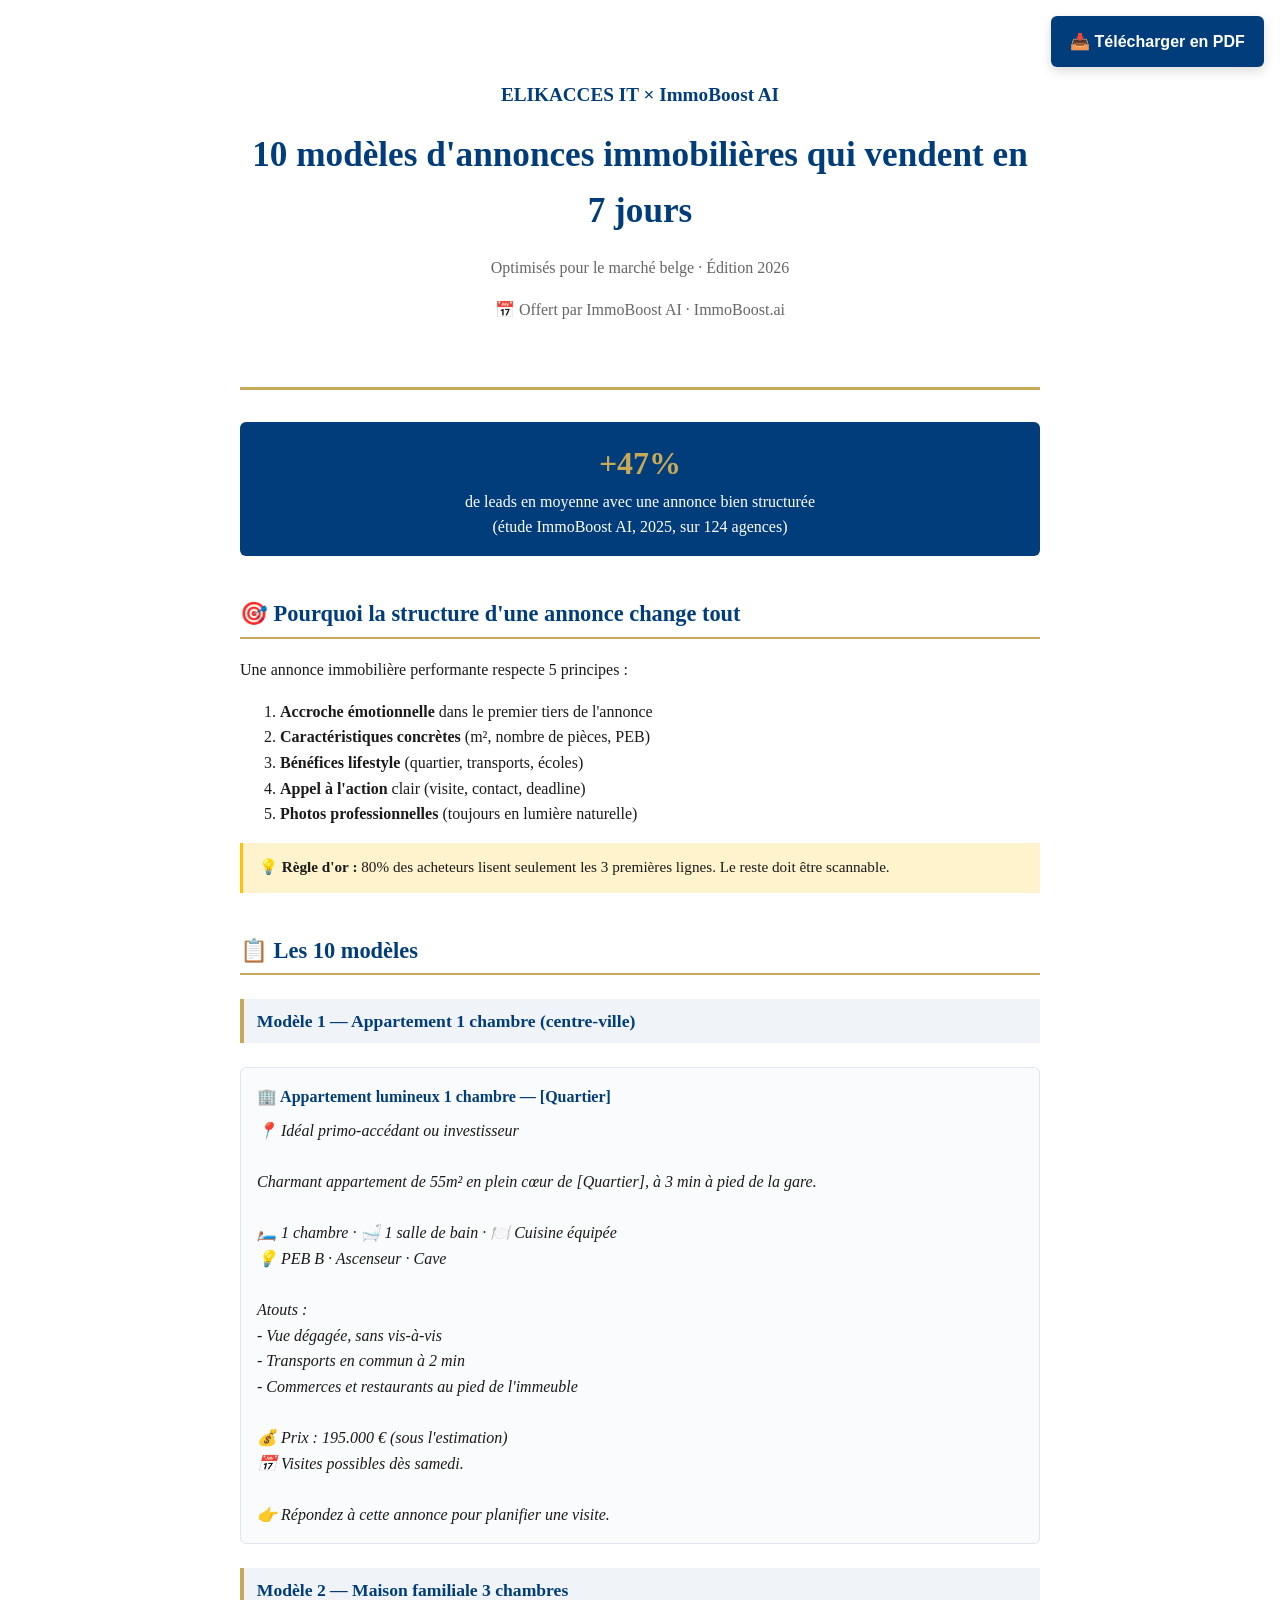
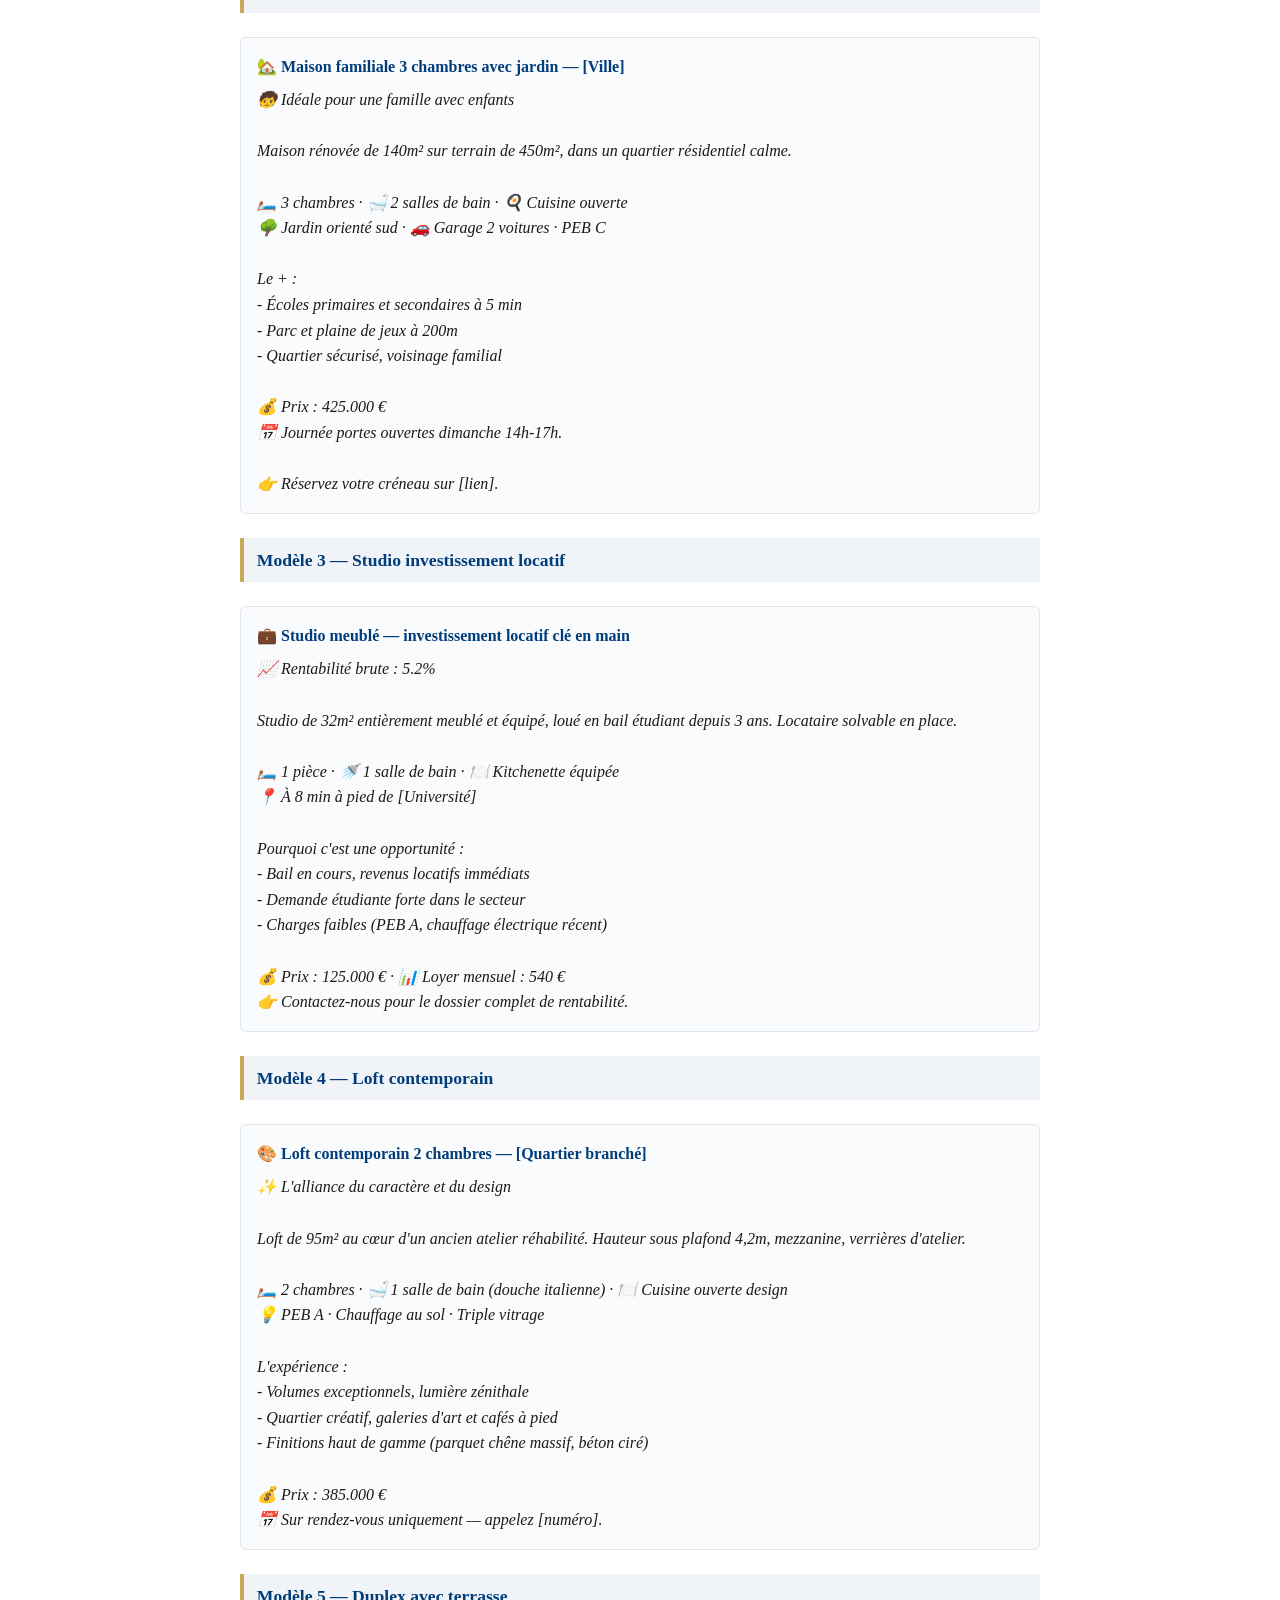
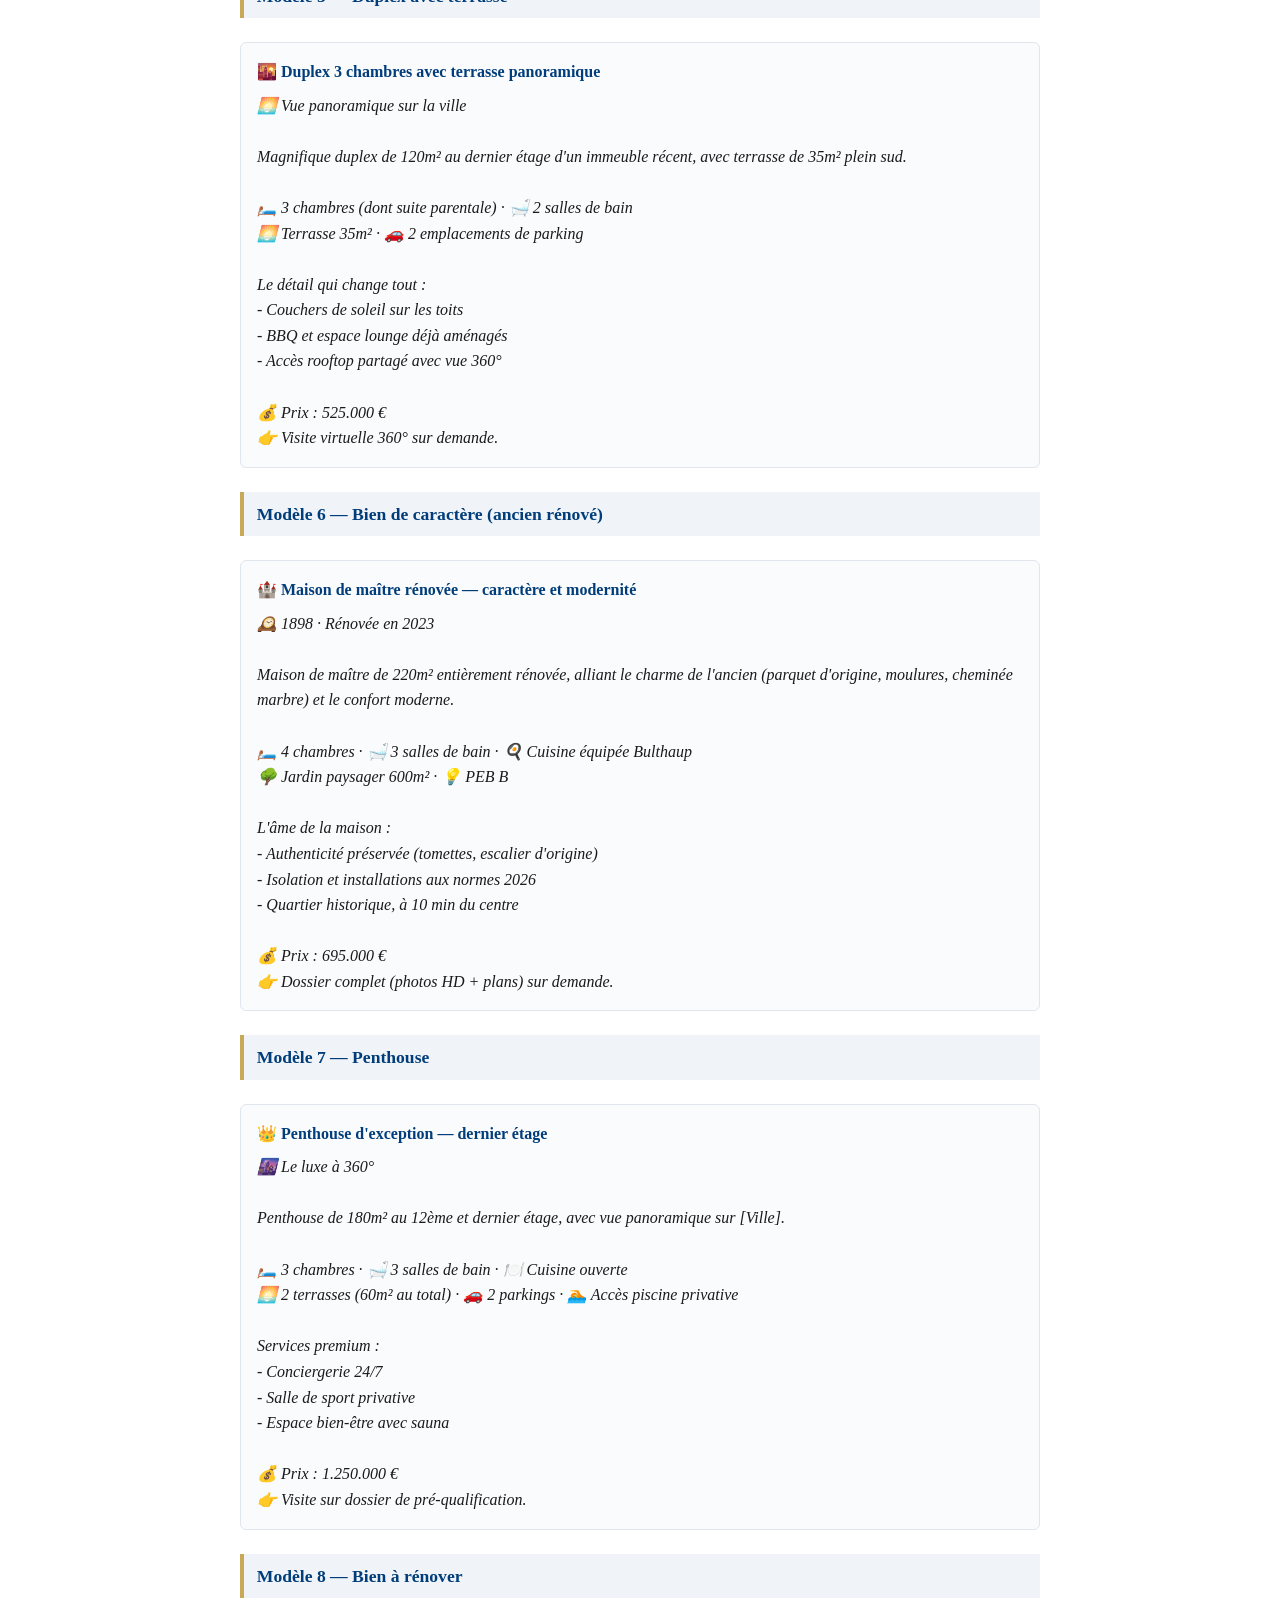
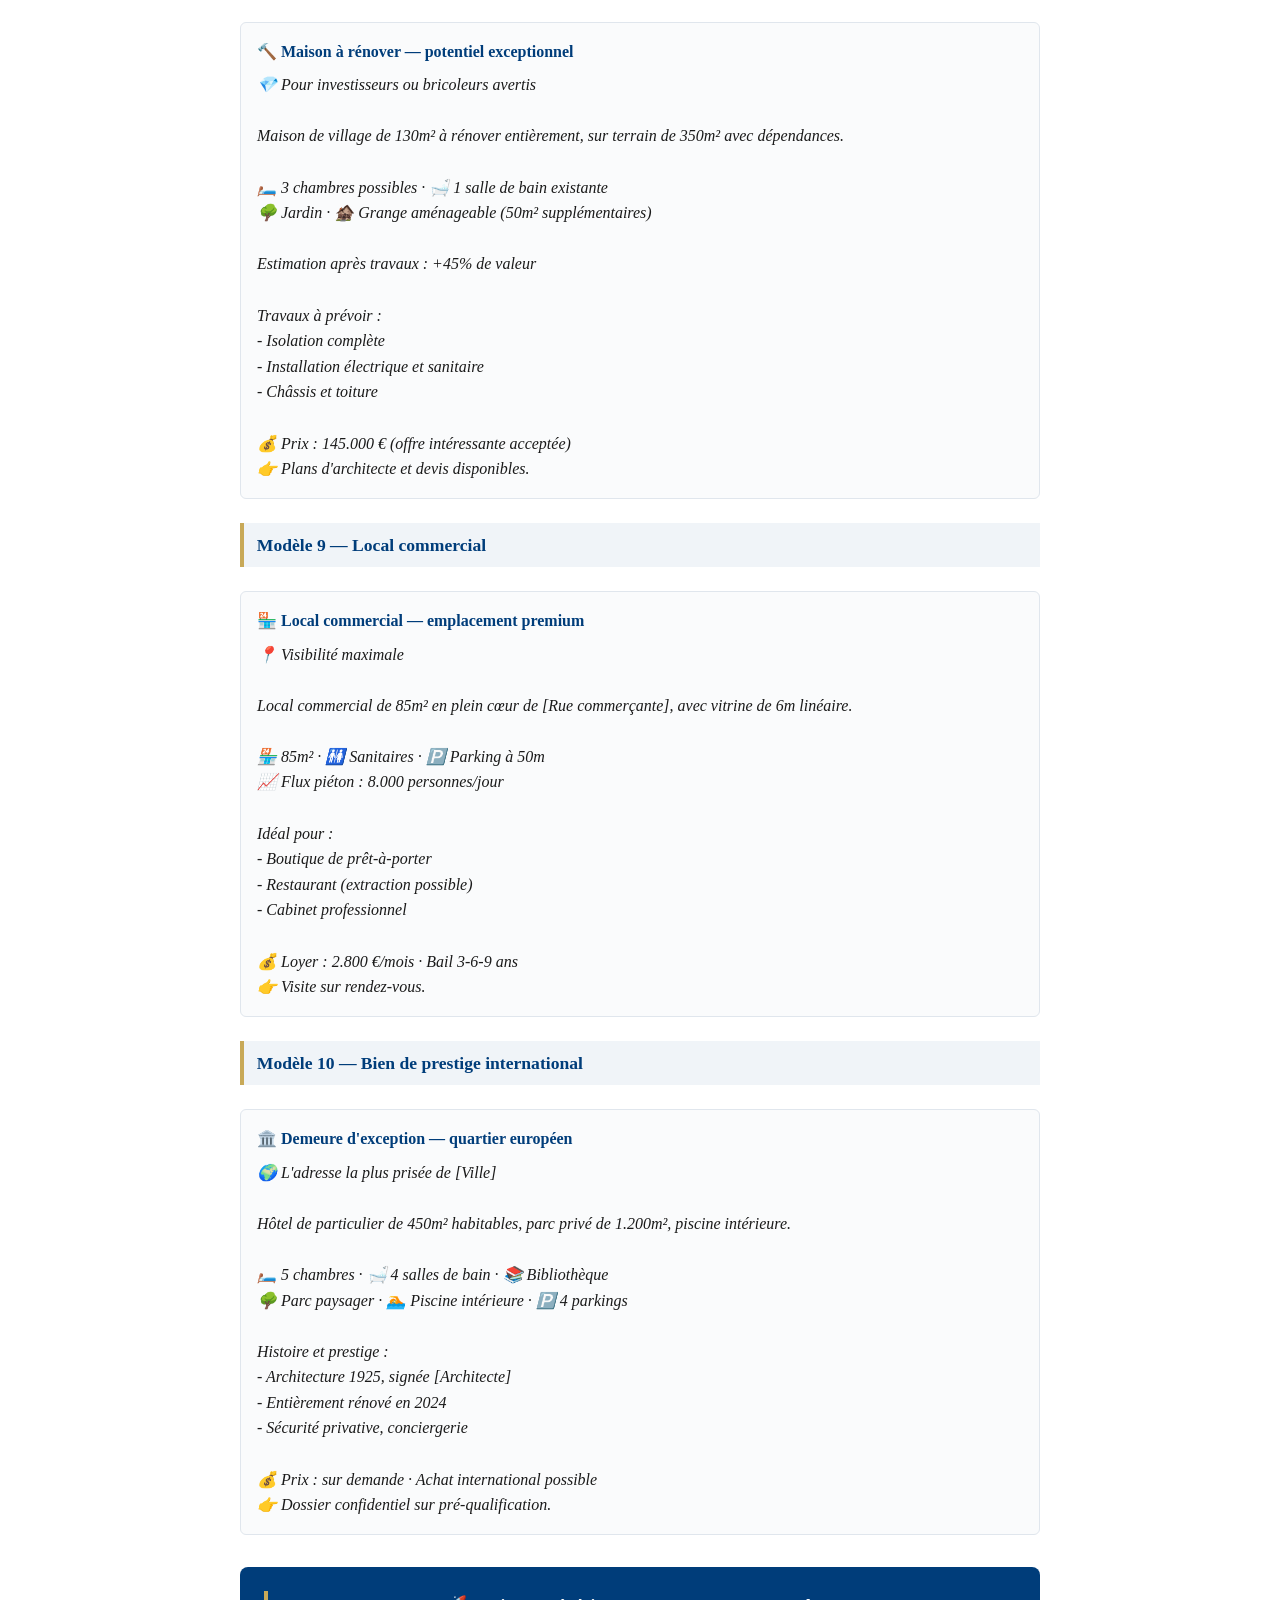
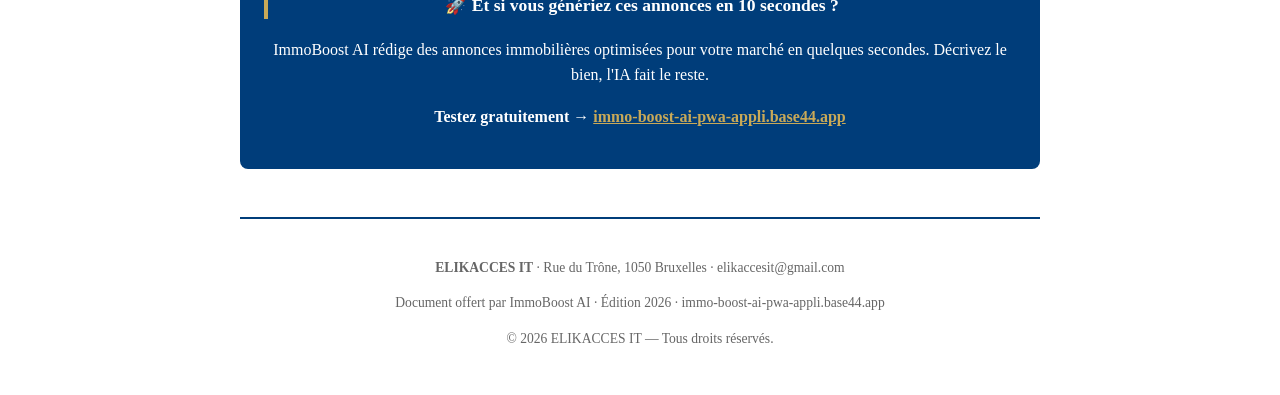
<file: leadmagnet-annonces.html>
<!DOCTYPE html>
<html lang="fr">
<head>
<meta charset="UTF-8">
<title>10 modèles d'annonces immobilières qui vendent en 7 jours | ImmoBoost AI</title>
<meta name="description" content="10 modèles d'annonces immobilières belges éprouvés, optimisés pour générer des leads. PDF gratuit offert par ImmoBoost AI.">
<style>
  @page { size: A4; margin: 2cm; }
  @media print { .no-print { display: none !important; } }
  body { font-family: 'Georgia', serif; line-height: 1.6; color: #1a1a1a; max-width: 800px; margin: 0 auto; padding: 2rem; }
  .no-print { position: fixed; top: 1rem; right: 1rem; background: #003d7a; color: white; padding: .8rem 1.2rem; border-radius: 6px; text-decoration: none; font-family: -apple-system, sans-serif; font-weight: 600; box-shadow: 0 4px 12px rgba(0,0,0,.15); z-index: 1000; }
  .no-print:hover { background: #002a55; }
  .cover { text-align: center; padding: 3rem 0; border-bottom: 3px solid #c8a958; margin-bottom: 2rem; }
  .cover .logo { font-size: 1.2rem; color: #003d7a; font-weight: 700; margin-bottom: 1rem; }
  .cover h1 { font-size: 2.2rem; color: #003d7a; margin: 1rem 0; }
  .cover .sub { color: #666; font-size: 1rem; }
  h2 { color: #003d7a; border-bottom: 2px solid #c8a958; padding-bottom: .3rem; margin-top: 2.5rem; font-size: 1.4rem; }
  h3 { color: #003d7a; font-size: 1.1rem; margin-top: 1.5rem; background: #f0f4f8; padding: .5rem .8rem; border-left: 4px solid #c8a958; }
  .model { margin: 1.5rem 0; padding: 1rem; background: #fafbfc; border: 1px solid #e0e6ed; border-radius: 6px; }
  .model-title { font-weight: 700; color: #003d7a; margin-bottom: .5rem; }
  .model-body { font-style: italic; white-space: pre-wrap; }
  .tip { background: #fff3cd; border-left: 3px solid #ffc107; padding: .8rem 1rem; margin: 1rem 0; font-size: .95rem; }
  .stats { background: #003d7a; color: white; padding: 1rem; border-radius: 6px; margin: 1.5rem 0; text-align: center; }
  .stats-num { font-size: 2rem; font-weight: 700; color: #c8a958; }
  .footer { margin-top: 3rem; padding-top: 1.5rem; border-top: 2px solid #003d7a; text-align: center; color: #666; font-size: .85rem; }
  .cta-box { background: #003d7a; color: white; padding: 1.5rem; border-radius: 8px; margin: 2rem 0; text-align: center; }
  .cta-box h3 { color: white; margin-top: 0; background: none; padding: 0; }
  .cta-box a { color: #c8a958; }
</style>
</head>
<body>

<a href="javascript:window.print()" class="no-print">📥 Télécharger en PDF</a>

<div class="cover">
  <div class="logo">ELIKACCES IT × ImmoBoost AI</div>
  <h1>10 modèles d'annonces immobilières qui vendent en 7 jours</h1>
  <p class="sub">Optimisés pour le marché belge · Édition 2026</p>
  <p class="sub">📅 Offert par ImmoBoost AI · ImmoBoost.ai</p>
</div>

<div class="stats">
  <div class="stats-num">+47%</div>
  <p style="margin: 0;">de leads en moyenne avec une annonce bien structurée<br>(étude ImmoBoost AI, 2025, sur 124 agences)</p>
</div>

<h2>🎯 Pourquoi la structure d'une annonce change tout</h2>
<p>Une annonce immobilière performante respecte 5 principes :</p>
<ol>
  <li><strong>Accroche émotionnelle</strong> dans le premier tiers de l'annonce</li>
  <li><strong>Caractéristiques concrètes</strong> (m², nombre de pièces, PEB)</li>
  <li><strong>Bénéfices lifestyle</strong> (quartier, transports, écoles)</li>
  <li><strong>Appel à l'action</strong> clair (visite, contact, deadline)</li>
  <li><strong>Photos professionnelles</strong> (toujours en lumière naturelle)</li>
</ol>

<div class="tip">💡 <strong>Règle d'or :</strong> 80% des acheteurs lisent seulement les 3 premières lignes. Le reste doit être scannable.</div>

<h2>📋 Les 10 modèles</h2>

<h3>Modèle 1 — Appartement 1 chambre (centre-ville)</h3>
<div class="model">
  <div class="model-title">🏢 Appartement lumineux 1 chambre — [Quartier]</div>
  <div class="model-body">📍 Idéal primo-accédant ou investisseur

Charmant appartement de 55m² en plein cœur de [Quartier], à 3 min à pied de la gare.

🛏️ 1 chambre · 🛁 1 salle de bain · 🍽️ Cuisine équipée
💡 PEB B · Ascenseur · Cave

Atouts :
- Vue dégagée, sans vis-à-vis
- Transports en commun à 2 min
- Commerces et restaurants au pied de l'immeuble

💰 Prix : 195.000 € (sous l'estimation)
📅 Visites possibles dès samedi.

👉 Répondez à cette annonce pour planifier une visite.</div>
</div>

<h3>Modèle 2 — Maison familiale 3 chambres</h3>
<div class="model">
  <div class="model-title">🏡 Maison familiale 3 chambres avec jardin — [Ville]</div>
  <div class="model-body">🧒 Idéale pour une famille avec enfants

Maison rénovée de 140m² sur terrain de 450m², dans un quartier résidentiel calme.

🛏️ 3 chambres · 🛁 2 salles de bain · 🍳 Cuisine ouverte
🌳 Jardin orienté sud · 🚗 Garage 2 voitures · PEB C

Le + :
- Écoles primaires et secondaires à 5 min
- Parc et plaine de jeux à 200m
- Quartier sécurisé, voisinage familial

💰 Prix : 425.000 €
📅 Journée portes ouvertes dimanche 14h-17h.

👉 Réservez votre créneau sur [lien].</div>
</div>

<h3>Modèle 3 — Studio investissement locatif</h3>
<div class="model">
  <div class="model-title">💼 Studio meublé — investissement locatif clé en main</div>
  <div class="model-body">📈 Rentabilité brute : 5.2%

Studio de 32m² entièrement meublé et équipé, loué en bail étudiant depuis 3 ans. Locataire solvable en place.

🛏️ 1 pièce · 🚿 1 salle de bain · 🍽️ Kitchenette équipée
📍 À 8 min à pied de [Université]

Pourquoi c'est une opportunité :
- Bail en cours, revenus locatifs immédiats
- Demande étudiante forte dans le secteur
- Charges faibles (PEB A, chauffage électrique récent)

💰 Prix : 125.000 € · 📊 Loyer mensuel : 540 €
👉 Contactez-nous pour le dossier complet de rentabilité.</div>
</div>

<h3>Modèle 4 — Loft contemporain</h3>
<div class="model">
  <div class="model-title">🎨 Loft contemporain 2 chambres — [Quartier branché]</div>
  <div class="model-body">✨ L'alliance du caractère et du design

Loft de 95m² au cœur d'un ancien atelier réhabilité. Hauteur sous plafond 4,2m, mezzanine, verrières d'atelier.

🛏️ 2 chambres · 🛁 1 salle de bain (douche italienne) · 🍽️ Cuisine ouverte design
💡 PEB A · Chauffage au sol · Triple vitrage

L'expérience :
- Volumes exceptionnels, lumière zénithale
- Quartier créatif, galeries d'art et cafés à pied
- Finitions haut de gamme (parquet chêne massif, béton ciré)

💰 Prix : 385.000 €
📅 Sur rendez-vous uniquement — appelez [numéro].</div>
</div>

<h3>Modèle 5 — Duplex avec terrasse</h3>
<div class="model">
  <div class="model-title">🌇 Duplex 3 chambres avec terrasse panoramique</div>
  <div class="model-body">🌅 Vue panoramique sur la ville

Magnifique duplex de 120m² au dernier étage d'un immeuble récent, avec terrasse de 35m² plein sud.

🛏️ 3 chambres (dont suite parentale) · 🛁 2 salles de bain
🌅 Terrasse 35m² · 🚗 2 emplacements de parking

Le détail qui change tout :
- Couchers de soleil sur les toits
- BBQ et espace lounge déjà aménagés
- Accès rooftop partagé avec vue 360°

💰 Prix : 525.000 €
👉 Visite virtuelle 360° sur demande.</div>
</div>

<h3>Modèle 6 — Bien de caractère (ancien rénové)</h3>
<div class="model">
  <div class="model-title">🏰 Maison de maître rénovée — caractère et modernité</div>
  <div class="model-body">🕰️ 1898 · Rénovée en 2023

Maison de maître de 220m² entièrement rénovée, alliant le charme de l'ancien (parquet d'origine, moulures, cheminée marbre) et le confort moderne.

🛏️ 4 chambres · 🛁 3 salles de bain · 🍳 Cuisine équipée Bulthaup
🌳 Jardin paysager 600m² · 💡 PEB B

L'âme de la maison :
- Authenticité préservée (tomettes, escalier d'origine)
- Isolation et installations aux normes 2026
- Quartier historique, à 10 min du centre

💰 Prix : 695.000 €
👉 Dossier complet (photos HD + plans) sur demande.</div>
</div>

<h3>Modèle 7 — Penthouse</h3>
<div class="model">
  <div class="model-title">👑 Penthouse d'exception — dernier étage</div>
  <div class="model-body">🌆 Le luxe à 360°

Penthouse de 180m² au 12ème et dernier étage, avec vue panoramique sur [Ville].

🛏️ 3 chambres · 🛁 3 salles de bain · 🍽️ Cuisine ouverte
🌅 2 terrasses (60m² au total) · 🚗 2 parkings · 🏊 Accès piscine privative

Services premium :
- Conciergerie 24/7
- Salle de sport privative
- Espace bien-être avec sauna

💰 Prix : 1.250.000 €
👉 Visite sur dossier de pré-qualification.</div>
</div>

<h3>Modèle 8 — Bien à rénover</h3>
<div class="model">
  <div class="model-title">🔨 Maison à rénover — potentiel exceptionnel</div>
  <div class="model-body">💎 Pour investisseurs ou bricoleurs avertis

Maison de village de 130m² à rénover entièrement, sur terrain de 350m² avec dépendances.

🛏️ 3 chambres possibles · 🛁 1 salle de bain existante
🌳 Jardin · 🏚️ Grange aménageable (50m² supplémentaires)

Estimation après travaux : +45% de valeur

Travaux à prévoir :
- Isolation complète
- Installation électrique et sanitaire
- Châssis et toiture

💰 Prix : 145.000 € (offre intéressante acceptée)
👉 Plans d'architecte et devis disponibles.</div>
</div>

<h3>Modèle 9 — Local commercial</h3>
<div class="model">
  <div class="model-title">🏪 Local commercial — emplacement premium</div>
  <div class="model-body">📍 Visibilité maximale

Local commercial de 85m² en plein cœur de [Rue commerçante], avec vitrine de 6m linéaire.

🏪 85m² · 🚻 Sanitaires · 🅿️ Parking à 50m
📈 Flux piéton : 8.000 personnes/jour

Idéal pour :
- Boutique de prêt-à-porter
- Restaurant (extraction possible)
- Cabinet professionnel

💰 Loyer : 2.800 €/mois · Bail 3-6-9 ans
👉 Visite sur rendez-vous.</div>
</div>

<h3>Modèle 10 — Bien de prestige international</h3>
<div class="model">
  <div class="model-title">🏛️ Demeure d'exception — quartier européen</div>
  <div class="model-body">🌍 L'adresse la plus prisée de [Ville]

Hôtel de particulier de 450m² habitables, parc privé de 1.200m², piscine intérieure.

🛏️ 5 chambres · 🛁 4 salles de bain · 📚 Bibliothèque
🌳 Parc paysager · 🏊 Piscine intérieure · 🅿️ 4 parkings

Histoire et prestige :
- Architecture 1925, signée [Architecte]
- Entièrement rénové en 2024
- Sécurité privative, conciergerie

💰 Prix : sur demande · Achat international possible
👉 Dossier confidentiel sur pré-qualification.</div>
</div>

<div class="cta-box">
  <h3>🚀 Et si vous génériez ces annonces en 10 secondes ?</h3>
  <p>ImmoBoost AI rédige des annonces immobilières optimisées pour votre marché en quelques secondes. Décrivez le bien, l'IA fait le reste.</p>
  <p style="margin-top: 1rem;"><strong>Testez gratuitement → <a href="https://immo-boost-ai-pwa-appli.base44.app">immo-boost-ai-pwa-appli.base44.app</a></strong></p>
</div>

<div class="footer">
  <p><strong>ELIKACCES IT</strong> · Rue du Trône, 1050 Bruxelles · elikaccesit@gmail.com</p>
  <p>Document offert par ImmoBoost AI · Édition 2026 · immo-boost-ai-pwa-appli.base44.app</p>
  <p>© 2026 ELIKACCES IT — Tous droits réservés.</p>
</div>

</body>
</html>
</file>
<file: style.css>
/* ImmoBoost AI — Design system */
:root {
  --color-navy: #003d7a;
  --color-navy-dark: #002a55;
  --color-navy-light: #1a5490;
  --color-gold: #ffd700;
  --color-gold-dark: #d4af00;
  --color-cream: #faf7f0;
  --color-white: #ffffff;
  --color-text: #1a2332;
  --color-text-muted: #5a6478;
  --color-border: #e3e6ec;
  --color-bg-soft: #f5f7fa;
  --color-success: #10b981;
  --color-red: #c8102e;
  --font-serif: Georgia, 'Times New Roman', serif;
  --font-sans: -apple-system, BlinkMacSystemFont, 'Segoe UI', Roboto, 'Helvetica Neue', Arial, sans-serif;
  --radius-sm: 6px;
  --radius-md: 10px;
  --radius-lg: 18px;
  --radius-xl: 28px;
  --shadow-sm: 0 1px 3px rgba(0, 61, 122, 0.08);
  --shadow-md: 0 4px 16px rgba(0, 61, 122, 0.10);
  --shadow-lg: 0 12px 40px rgba(0, 61, 122, 0.15);
  --container: 1140px;
}

*, *::before, *::after { box-sizing: border-box; }
html { scroll-behavior: smooth; }
body {
  margin: 0;
  font-family: var(--font-sans);
  font-size: 16px;
  line-height: 1.6;
  color: var(--color-text);
  background: var(--color-white);
  -webkit-font-smoothing: antialiased;
}
img { max-width: 100%; display: block; }
a { color: var(--color-navy); text-decoration: none; transition: color .2s; }
a:hover { color: var(--color-navy-light); }
h1, h2, h3, h4 { margin: 0 0 .6em; line-height: 1.2; }
h1 { font-family: var(--font-serif); font-weight: 900; font-size: clamp(2rem, 5vw, 3.4rem); }
h2 { font-family: var(--font-serif); font-weight: 800; font-size: clamp(1.6rem, 3.5vw, 2.4rem); }
h3 { font-size: 1.25rem; font-weight: 700; }
p { margin: 0 0 1em; }

.container { max-width: var(--container); margin: 0 auto; padding: 0 1.25rem; }
.hl { color: var(--color-navy); }
.section-title { text-align: center; margin-bottom: .4em; }
.section-sub { text-align: center; color: var(--color-text-muted); font-size: 1.1rem; max-width: 600px; margin: 0 auto 3rem; }

.btn {
  display: inline-flex; align-items: center; justify-content: center; gap: .5rem;
  padding: .85rem 1.5rem; border-radius: var(--radius-md); font-weight: 600; font-size: 1rem;
  cursor: pointer; border: 2px solid transparent; transition: all .2s ease; text-decoration: none; white-space: nowrap;
}
.btn-primary { background: var(--color-navy); color: var(--color-white); box-shadow: var(--shadow-md); }
.btn-primary:hover { background: var(--color-navy-dark); color: var(--color-white); transform: translateY(-2px); box-shadow: var(--shadow-lg); }
.btn-secondary { background: var(--color-white); color: var(--color-navy); border-color: var(--color-navy); }
.btn-secondary:hover { background: var(--color-navy); color: var(--color-white); }
.btn-sm { padding: .55rem 1.1rem; font-size: .9rem; }
.btn-lg { padding: 1.1rem 2rem; font-size: 1.1rem; }
.btn-xl { padding: 1.3rem 2.4rem; font-size: 1.2rem; }
.btn-block { display: flex; width: 100%; }

.site-header { position: sticky; top: 0; z-index: 100; background: rgba(255, 255, 255, 0.95); backdrop-filter: blur(10px); border-bottom: 1px solid var(--color-border); }
.header-inner { display: flex; align-items: center; justify-content: space-between; padding: 1rem 1.25rem; gap: 1.5rem; }
.logo { display: flex; align-items: center; gap: .75rem; }
.logo-mark { display: inline-flex; align-items: center; justify-content: center; width: 44px; height: 44px; background: var(--color-navy); color: var(--color-gold); font-family: var(--font-serif); font-weight: 900; font-size: 1.1rem; border-radius: var(--radius-md); }
.logo-text { display: flex; flex-direction: column; line-height: 1.1; }
.logo-name { font-weight: 800; color: var(--color-navy); font-size: 1.1rem; }
.logo-tag { font-size: .75rem; color: var(--color-text-muted); }
.nav { display: flex; gap: 1.5rem; }
.nav a { color: var(--color-text); font-weight: 500; }
.nav a:hover { color: var(--color-navy); }

.hero { padding: 4rem 0 5rem; background: linear-gradient(180deg, var(--color-cream) 0%, var(--color-white) 100%); text-align: center; }

/* ===== Interface mockups ===== */
.ui-mockups { padding: 5rem 0; background: var(--color-white); }
.ui-mockups-grid { display: grid; grid-template-columns: 1fr 1fr; gap: 2rem; margin-top: 2.5rem; max-width: 1000px; margin-left: auto; margin-right: auto; }
.ui-mockup-card { background: var(--color-white); border: 1px solid var(--color-border); border-radius: var(--radius-lg); overflow: hidden; box-shadow: var(--shadow-md); }
.ui-mockup-header { background: #f5f5f5; padding: .6rem .8rem; display: flex; gap: .4rem; align-items: center; border-bottom: 1px solid var(--color-border); }
.ui-mockup-dot { width: 10px; height: 10px; border-radius: 50%; }
.ui-mockup-dot.r { background: #ff5f57; } .ui-mockup-dot.y { background: #ffbd2e; } .ui-mockup-dot.g { background: #28ca42; }
.ui-mockup-title { margin-left: .5rem; font-size: .75rem; color: var(--color-text-muted); font-family: monospace; }
.ui-mockup-body { padding: 1.5rem; background: var(--color-white); }
.ui-mockup-prompt { background: #f5f5f5; border-radius: var(--radius-sm); padding: .8rem 1rem; font-size: .9rem; color: var(--color-text-muted); margin-bottom: 1rem; font-family: monospace; }
.ui-mockup-prompt::before { content: "→ "; color: var(--color-navy); font-weight: 700; }
.ui-mockup-response { background: linear-gradient(135deg, rgba(0,61,122,0.04) 0%, rgba(255,215,0,0.05) 100%); border-left: 3px solid var(--color-navy); border-radius: var(--radius-sm); padding: 1rem; font-size: .92rem; }
.ui-mockup-response-label { font-size: .75rem; color: var(--color-navy); font-weight: 700; text-transform: uppercase; margin-bottom: .4rem; letter-spacing: .5px; }
.ui-mockup-stats { display: flex; gap: 1rem; margin-top: 1rem; padding-top: 1rem; border-top: 1px dashed var(--color-border); }
.ui-mockup-stat { flex: 1; }
.ui-mockup-stat-value { font-size: 1.1rem; font-weight: 700; color: var(--color-navy); }
.ui-mockup-stat-label { font-size: .75rem; color: var(--color-text-muted); }

/* ===== Examples ===== */
.examples { padding: 5rem 0; background: var(--color-bg-soft); }
.examples-grid { display: grid; grid-template-columns: repeat(auto-fit, minmax(300px, 1fr)); gap: 1.2rem; margin-top: 2rem; }
.example-card { background: var(--color-white); padding: 1.5rem; border-radius: var(--radius-lg); border-left: 4px solid var(--color-navy); box-shadow: var(--shadow-sm); }
.example-header { display: flex; justify-content: space-between; align-items: center; margin-bottom: .6rem; }
.example-badge { background: var(--color-navy); color: var(--color-gold); padding: .2rem .6rem; border-radius: 100px; font-size: .75rem; font-weight: 700; }
.example-time { font-size: .75rem; color: var(--color-text-muted); }
.example-title { font-weight: 700; color: var(--color-navy); margin-bottom: .5rem; font-size: 1rem; }
.example-prompt { background: #f5f5f5; padding: .6rem .8rem; border-radius: var(--radius-sm); font-size: .88rem; color: var(--color-text-muted); font-style: italic; margin-bottom: .6rem; }
.example-output { font-size: .9rem; color: var(--color-text); }
.example-output::before { content: "✓ "; color: var(--color-success); font-weight: 700; }
.examples-footer { text-align: center; margin-top: 2rem; color: var(--color-text-muted); font-size: .95rem; }

/* ===== Testimonials ===== */
.testimonials { padding: 5rem 0; background: var(--color-white); }
.testimonials-grid { display: grid; grid-template-columns: repeat(auto-fit, minmax(300px, 1fr)); gap: 1.5rem; margin-top: 2rem; }
.testimonial-card { background: var(--color-bg-soft); padding: 2rem 1.5rem; border-radius: var(--radius-lg); border-top: 3px solid var(--color-gold); }
.testimonial-stars { color: var(--color-gold); font-size: 1.1rem; margin-bottom: .8rem; letter-spacing: 2px; }
.testimonial-quote { font-style: italic; font-size: 1rem; margin-bottom: 1rem; color: var(--color-text); }
.testimonial-author { font-size: .9rem; color: var(--color-text-muted); border-top: 1px solid var(--color-border); padding-top: .8rem; }
.testimonial-author strong { color: var(--color-navy); }
.testimonials-disclaimer { text-align: center; margin-top: 1.5rem; font-size: .8rem; color: var(--color-text-muted); font-style: italic; }

/* ===== Urgency banner ===== */
.urgency-banner { background: linear-gradient(135deg, var(--color-gold) 0%, #ffe44d 100%); color: var(--color-navy); padding: .8rem 1.5rem; border-radius: 100px; font-weight: 700; display: inline-block; margin-bottom: 1.5rem; box-shadow: var(--shadow-md); }
.cta-final-sub { margin-top: 1.5rem; font-size: .95rem; opacity: .85; }
.cta-final-sub::before { content: "✓ "; color: var(--color-gold); font-weight: 700; }
.hero-badges { display: flex; flex-wrap: wrap; justify-content: center; gap: .6rem; margin-bottom: 1.5rem; }
.badge { display: inline-block; padding: .35rem .85rem; background: var(--color-white); border: 1px solid var(--color-border); border-radius: 100px; font-size: .85rem; color: var(--color-text-muted); box-shadow: var(--shadow-sm); }
.hero h1 { color: var(--color-text); margin-bottom: 1rem; }
.hero-sub { font-size: 1.2rem; color: var(--color-text-muted); max-width: 720px; margin: 0 auto 2rem; }
.hero-cta { display: flex; flex-wrap: wrap; justify-content: center; gap: 1rem; margin-bottom: 2rem; }
.hero-trust { display: flex; justify-content: center; gap: 1.5rem; flex-wrap: wrap; color: var(--color-text-muted); font-size: .9rem; }
.hero-trust span::before { content: "✓ "; color: var(--color-success); font-weight: 700; }

.stats { padding: 3rem 0; background: var(--color-navy); color: var(--color-white); }
.stats-grid { display: grid; grid-template-columns: repeat(auto-fit, minmax(200px, 1fr)); gap: 2rem; text-align: center; }
.stat-num { font-family: var(--font-serif); font-weight: 900; font-size: clamp(2.5rem, 5vw, 3.5rem); color: var(--color-gold); line-height: 1; }
.stat-label { font-size: .95rem; opacity: .9; margin-top: .5rem; }

.pain { padding: 5rem 0; background: var(--color-bg-soft); }
.pain-grid { display: grid; grid-template-columns: repeat(auto-fit, minmax(260px, 1fr)); gap: 1.5rem; margin-top: 2rem; }
.pain-card { background: var(--color-white); padding: 2rem 1.5rem; border-radius: var(--radius-lg); border-left: 4px solid var(--color-red); box-shadow: var(--shadow-sm); }
.pain-emoji { font-size: 2.5rem; margin-bottom: 1rem; }
.pain-card h3 { color: var(--color-navy); }

.solution { padding: 5rem 0; }
.features-grid { display: grid; grid-template-columns: repeat(auto-fit, minmax(280px, 1fr)); gap: 1.5rem; margin-top: 2rem; }
.feature { padding: 1.5rem; border-radius: var(--radius-lg); background: var(--color-white); border: 1px solid var(--color-border); transition: all .2s; }
.feature:hover { transform: translateY(-4px); box-shadow: var(--shadow-md); border-color: var(--color-navy); }
.feature-icon { font-size: 2rem; margin-bottom: .5rem; }
.feature h3 { color: var(--color-navy); font-size: 1.15rem; }
.feature p { color: var(--color-text-muted); margin: 0; font-size: .95rem; }

.cases { padding: 5rem 0; background: var(--color-bg-soft); }
.cases-grid { display: grid; grid-template-columns: repeat(auto-fit, minmax(280px, 1fr)); gap: 1.5rem; margin-top: 2rem; }
.case-card { background: var(--color-white); padding: 2rem 1.5rem; border-radius: var(--radius-lg); box-shadow: var(--shadow-md); position: relative; }
.case-emoji { font-size: 3rem; }
.case-sector { display: inline-block; background: var(--color-navy); color: var(--color-gold); padding: .25rem .75rem; border-radius: 100px; font-size: .75rem; font-weight: 700; margin: .5rem 0 1rem; }
.case-card h3 { color: var(--color-navy); margin-bottom: .3rem; }
.case-stat { color: var(--color-text-muted); font-size: .9rem; margin-bottom: 1rem; }
.case-problem { font-size: .92rem; color: var(--color-text-muted); }
.case-result { font-size: .92rem; background: #e8f7f0; padding: .8rem 1rem; border-radius: var(--radius-sm); border-left: 3px solid var(--color-success); margin-top: .8rem; }
.case-result strong { color: var(--color-success); }

.pricing { padding: 5rem 0; }
.pricing-grid { display: grid; grid-template-columns: repeat(auto-fit, minmax(240px, 1fr)); gap: 1.5rem; margin-top: 2rem; max-width: 1200px; margin-left: auto; margin-right: auto; }
.price-card { background: var(--color-white); border: 2px solid var(--color-border); border-radius: var(--radius-lg); padding: 2rem 1.5rem; text-align: center; position: relative; transition: transform .2s; }
.price-card:hover { transform: translateY(-4px); }
.price-card-featured { border-color: var(--color-navy); box-shadow: var(--shadow-lg); transform: scale(1.03); }
.price-tag { position: absolute; top: -12px; left: 50%; transform: translateX(-50%); background: var(--color-gold); color: var(--color-navy); padding: .3rem 1rem; border-radius: 100px; font-size: .8rem; font-weight: 700; }
.price-tier { font-size: 1.1rem; font-weight: 700; color: var(--color-navy); margin-bottom: .5rem; }
.price-amount { margin: 1rem 0; }
.price-num { font-family: var(--font-serif); font-size: 2.5rem; font-weight: 900; color: var(--color-navy); }
.price-per { color: var(--color-text-muted); font-size: .9rem; }
.price-desc { color: var(--color-text-muted); font-size: .95rem; }
.price-features { list-style: none; padding: 0; margin: 1.5rem 0; text-align: left; }
.price-features li { padding: .4rem 0; font-size: .92rem; border-bottom: 1px solid var(--color-border); }
.price-features li:last-child { border-bottom: none; }

.faq { padding: 5rem 0; background: var(--color-bg-soft); }
.faq-list { max-width: 800px; margin: 2rem auto 0; }
.faq-item { background: var(--color-white); border-radius: var(--radius-md); margin-bottom: .8rem; box-shadow: var(--shadow-sm); overflow: hidden; }
.faq-item summary { padding: 1.2rem 1.5rem; cursor: pointer; font-weight: 600; color: var(--color-navy); list-style: none; position: relative; padding-right: 3rem; }
.faq-item summary::after { content: "+"; position: absolute; right: 1.5rem; top: 50%; transform: translateY(-50%); font-size: 1.5rem; color: var(--color-gold-dark); font-weight: 300; transition: transform .2s; }
.faq-item[open] summary::after { content: "−"; }
.faq-item summary::-webkit-details-marker { display: none; }
.faq-item p { padding: 0 1.5rem 1.2rem; margin: 0; color: var(--color-text-muted); }

.cta-final { padding: 5rem 0; background: linear-gradient(135deg, var(--color-navy) 0%, var(--color-navy-dark) 100%); color: var(--color-white); text-align: center; }
.cta-final h2 { color: var(--color-white); }
.cta-final h2 .hl { color: var(--color-gold); }
.cta-final p { font-size: 1.15rem; opacity: .9; max-width: 600px; margin: 0 auto 2rem; }
.demo-form { max-width: 500px; margin: 0 auto; display: flex; flex-direction: column; gap: .8rem; }
.demo-form input { padding: 1rem 1.2rem; border-radius: var(--radius-md); border: none; font-size: 1rem; font-family: var(--font-sans); }
.demo-form .btn { width: 100%; }
.cta-final-trust { margin-top: 1.5rem; font-size: .9rem; opacity: .7; }
.cta-buttons { display: flex; flex-direction: column; align-items: center; gap: 1rem; max-width: 500px; margin: 0 auto; }
.cta-test-btn { background: rgba(255,255,255,0.15) !important; color: var(--color-white) !important; border-color: var(--color-white) !important; backdrop-filter: blur(10px); }
.cta-test-btn:hover { background: var(--color-white) !important; color: var(--color-navy) !important; }
.cta-final-sub { margin-top: 1.5rem; font-size: .95rem; opacity: .85; }
.cta-final-sub::before { content: "✓ "; color: var(--color-gold); font-weight: 700; }
.btn-link-soft { color: var(--color-navy); text-decoration: underline; font-size: .9rem; font-weight: 600; }
.btn-link-soft:hover { color: var(--color-navy-light); }

.site-footer { background: var(--color-navy-dark); color: var(--color-white); padding: 3rem 0 1rem; }
.footer-grid { display: grid; grid-template-columns: 2fr 1fr 1fr 1fr; gap: 2rem; margin-bottom: 2rem; }
.footer-brand p { opacity: .8; }
.footer-col h4 { font-size: 1rem; margin-bottom: 1rem; color: var(--color-gold); }
.footer-col a { display: block; color: var(--color-white); opacity: .8; padding: .3rem 0; font-size: .9rem; }
.footer-col a:hover { opacity: 1; }
.footer-bottom { border-top: 1px solid rgba(255, 255, 255, .1); padding-top: 1.5rem; text-align: center; font-size: .85rem; opacity: .6; }

.modal { position: fixed; top: 0; left: 0; right: 0; bottom: 0; z-index: 1000; display: none; align-items: center; justify-content: center; padding: 1rem; }
.modal[aria-hidden="false"] { display: flex; }
.modal-backdrop { position: absolute; inset: 0; background: rgba(0, 42, 85, 0.7); backdrop-filter: blur(4px); }
.modal-content { position: relative; background: var(--color-white); border-radius: var(--radius-lg); padding: 2.5rem; max-width: 540px; width: 100%; box-shadow: var(--shadow-lg); max-height: 90vh; overflow-y: auto; animation: modalIn .3s ease; }
@keyframes modalIn { from { opacity: 0; transform: translateY(20px) scale(.95); } to { opacity: 1; transform: translateY(0) scale(1); } }
.modal-close { position: absolute; top: 1rem; right: 1rem; background: none; border: none; font-size: 2rem; color: var(--color-text-muted); cursor: pointer; width: 36px; height: 36px; border-radius: 50%; display: flex; align-items: center; justify-content: center; }
.modal-close:hover { background: var(--color-bg-soft); color: var(--color-text); }
.modal-content h3 { color: var(--color-navy); font-family: var(--font-serif); }
.modal-sub { color: var(--color-text-muted); }
.modal-steps { padding-left: 1.2rem; margin: 1.5rem 0; }
.modal-steps li { margin-bottom: .8rem; }
.modal-cta-text { text-align: center; margin: 1.5rem 0 1rem; font-weight: 600; }

@media (max-width: 768px) {
  .nav { display: none; }
  .hero { padding: 2.5rem 0 3rem; }
  .hero-cta { flex-direction: column; align-items: stretch; }
  .hero-cta .btn { width: 100%; }
  .footer-grid { grid-template-columns: 1fr 1fr; }
  .price-card-featured { transform: none; }
  .header-inner { flex-wrap: wrap; }
  .header-inner .btn { width: 100%; order: 3; margin-top: .5rem; }
}

/* ====== LANG SWITCHER ====== */
.lang-switcher {
  display: flex;
  gap: .3rem;
  align-items: center;
}
.lang-switcher button {
  padding: .35rem .6rem;
  border: 1px solid var(--color-border);
  background: white;
  cursor: pointer;
  font-size: .78rem;
  font-weight: 600;
  border-radius: 4px;
  color: var(--color-text-muted);
  transition: all .2s;
  font-family: inherit;
}
.lang-switcher button:hover {
  border-color: var(--color-navy);
  color: var(--color-navy);
}
.lang-switcher button.active {
  background: var(--color-navy);
  color: white;
  border-color: var(--color-navy);
}
@media (max-width: 768px) {
  .lang-switcher { margin-top: .5rem; }
  .lang-switcher button { padding: .3rem .5rem; font-size: .72rem; }
}
</file>
